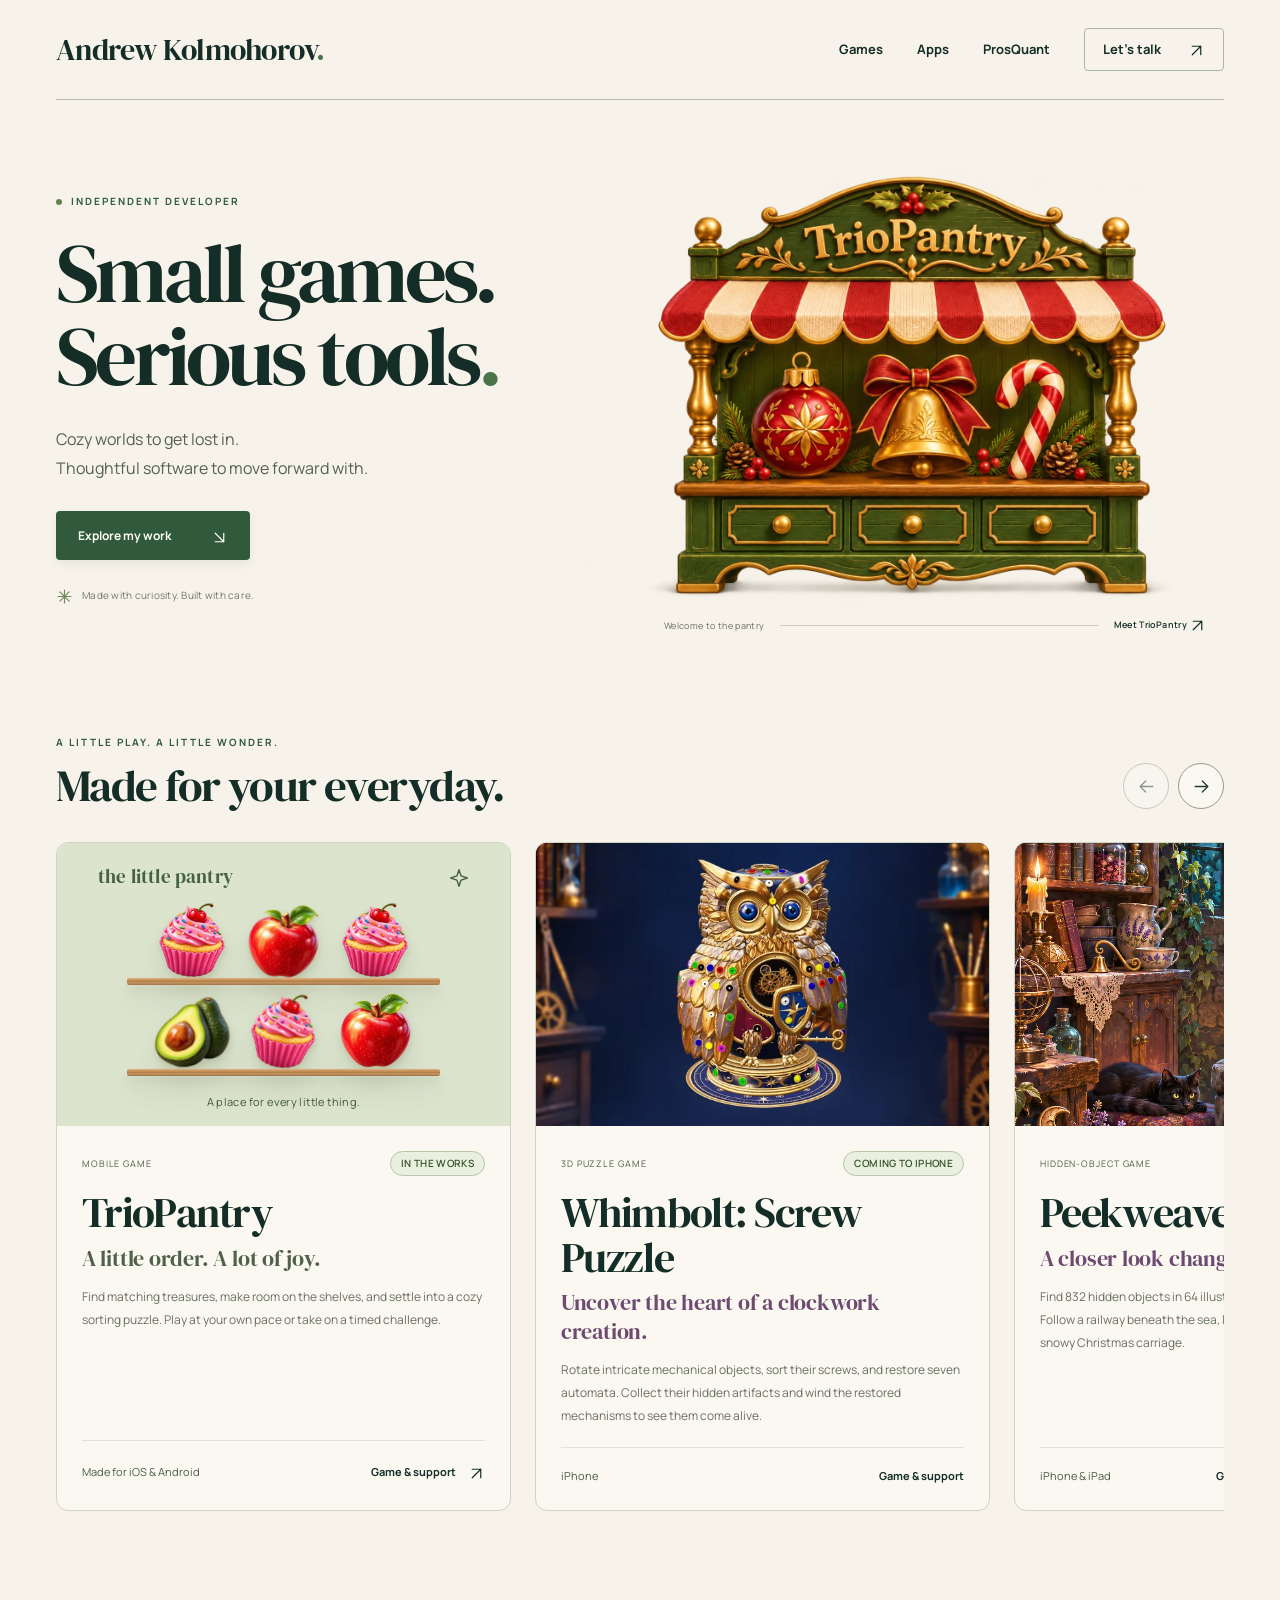
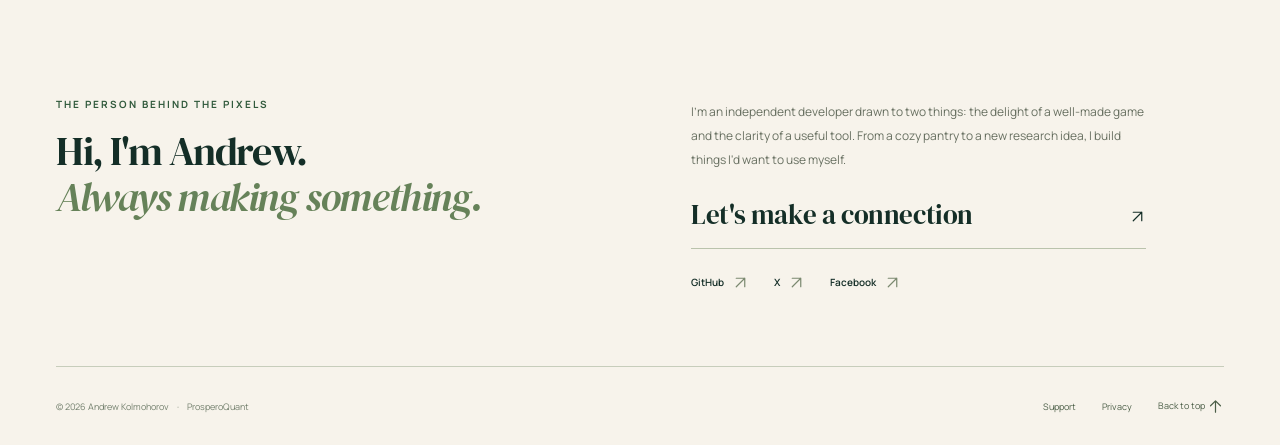
<file: index.html>
<!doctype html>
<html lang="en">
<head>
  <meta charset="utf-8">
  <meta name="viewport" content="width=device-width, initial-scale=1">
  <meta name="theme-color" content="#f7f3eb">
  <title>Andrew Kolmohorov — Small games. Serious tools.</title>
  <meta name="description" content="Independent developer of Whimbolt, Peekweave, TrioPantry, Trio Divination and ProsQuant. Cozy mobile games, thoughtful apps, and software for quantitative research.">
  <link rel="canonical" href="https://prosperoquant.github.io/">
  <meta property="og:type" content="website">
  <meta property="og:title" content="Andrew Kolmohorov — Small games. Serious tools.">
  <meta property="og:description" content="Cozy mobile games, a little everyday magic, and tools for quantitative research. Explore the work of an independent developer.">
  <meta property="og:url" content="https://prosperoquant.github.io/">
  <meta property="og:image" content="https://prosperoquant.github.io/assets/triopantry-hero.webp">
  <meta name="twitter:card" content="summary_large_image">
  <link rel="icon" href="favicon.ico?v=20261117-ak2" sizes="16x16 32x32 48x48"><link rel="icon" href="assets/monogram.svg?v=20261117-ak2" type="image/svg+xml" sizes="any"><link rel="apple-touch-icon" href="assets/apple-touch-icon.png?v=20261117-ak2" sizes="180x180">
  <link rel="preload" href="assets/triopantry-hero.webp" as="image" fetchpriority="high">
  <link rel="stylesheet" href="assets/portfolio-fonts.css">
  <link rel="stylesheet" href="assets/portfolio.css?v=20261118-feed1">
  <link rel="stylesheet" href="assets/peekweave.css?v=20261118-feed1">
  <script src="assets/portfolio.js?v=20261118-feed1" defer></script>
<script src="assets/contact.js" defer></script></head>
<body>
  <a class="skip-link" href="#main">Skip to content</a>
  <header class="site-header wrap">
    <a class="wordmark" href="./" aria-label="Andrew Kolmohorov home">Andrew Kolmohorov<span class="wordmark-dot">.</span></a>
    <button class="menu-toggle" type="button" aria-expanded="false" aria-controls="primary-nav" hidden>Menu <span aria-hidden="true"><svg width="17" height="17" class="icon menu-icon" viewBox="0 0 24 24" fill="none" stroke="currentColor" stroke-width="1.7" stroke-linecap="round" aria-hidden="true" focusable="false"><path d="M5 12h14"/><path class="menu-vertical" d="M12 5v14"/></svg></span></button>
    <nav id="primary-nav" class="primary-nav" aria-label="Main navigation">
      <a href="#triopantry">Games</a>
      <a href="#divination">Apps</a>
      <a href="#prosquant">ProsQuant</a>
      <a class="nav-contact" href="#contact">Let's talk <span aria-hidden="true"><svg width="17" height="17" class="icon " viewBox="0 0 24 24" fill="none" stroke="currentColor" stroke-width="1.7" stroke-linecap="round" stroke-linejoin="round" aria-hidden="true" focusable="false"><path d="M6 18 18 6M6 6h12v12"/></svg></span></a>
    </nav>
  </header>
  <main id="main">
    <section class="hero wrap" aria-labelledby="hero-title">
      <div class="hero-copy">
        <p class="eyebrow"><span class="status-dot" aria-hidden="true"></span> Independent developer</p>
        <h1 id="hero-title">Small games.<br>Serious tools<span class="wordmark-dot">.</span></h1>
        <p class="hero-description">Cozy worlds to get lost in.<br>Thoughtful software to move forward with.</p>
        <a class="button button-primary" href="#work">Explore my work <span aria-hidden="true"><svg width="17" height="17" class="icon " viewBox="0 0 24 24" fill="none" stroke="currentColor" stroke-width="1.7" stroke-linecap="round" stroke-linejoin="round" aria-hidden="true" focusable="false"><path d="M6 6 18 18M6 18h12V6"/></svg></span></a>
        <div class="hero-note"><span class="little-star" aria-hidden="true"><svg width="17" height="17" class="icon " viewBox="0 0 24 24" fill="none" stroke="currentColor" stroke-width="1.7" stroke-linecap="round" stroke-linejoin="round" aria-hidden="true" focusable="false"><path d="M12 3v18M3 12h18M5.5 5.5l13 13M5.5 18.5l13-13"/></svg></span> Made with curiosity. Built with care.</div>
      </div>
      <figure class="hero-art">
        <img src="assets/triopantry-hero.webp" width="1536" height="1024" alt="A handcrafted green TrioPantry market stand with a striped awning, golden bell and festive treasures" fetchpriority="high">
        <figcaption><span>Welcome to the pantry</span><span class="figure-line" aria-hidden="true"></span><a href="#triopantry">Meet TrioPantry <span aria-hidden="true"><svg width="17" height="17" class="icon " viewBox="0 0 24 24" fill="none" stroke="currentColor" stroke-width="1.7" stroke-linecap="round" stroke-linejoin="round" aria-hidden="true" focusable="false"><path d="M6 18 18 6M6 6h12v12"/></svg></span></a></figcaption>
      </figure>
    </section>
    <section id="work" class="work-section wrap" aria-labelledby="work-title">
      <div class="section-heading">
        <div><p class="eyebrow">A little play. A little wonder.</p><h2 id="work-title">Made for your everyday.</h2></div>
        <div class="project-navigation" data-project-navigation hidden>
          <button type="button" class="project-arrow" data-project-previous aria-controls="project-feed" aria-label="Previous project"><svg viewBox="0 0 24 24" width="19" height="19" fill="none" stroke="currentColor" stroke-width="1.6" stroke-linecap="round" stroke-linejoin="round" aria-hidden="true" focusable="false"><path d="M20 12H4m7-7-7 7 7 7"/></svg></button>
          <button type="button" class="project-arrow" data-project-next aria-controls="project-feed" aria-label="Next project"><svg viewBox="0 0 24 24" width="19" height="19" fill="none" stroke="currentColor" stroke-width="1.6" stroke-linecap="round" stroke-linejoin="round" aria-hidden="true" focusable="false"><path d="M4 12h16m-7-7 7 7-7 7"/></svg></button>
        </div>
      </div>
      <div id="project-feed" class="work-feed" role="region" aria-label="Apps and tools" tabindex="0">
        <article id="triopantry" class="project pantry-project" aria-labelledby="pantry-title">
          <div class="project-cover pantry-scene" role="img" aria-label="Colorful cupcakes, apples and avocados arranged on wooden pantry shelves, using original TrioPantry game artwork">
            <div class="scene-top"><span class="scene-title">the little pantry</span><span aria-hidden="true"><svg width="17" height="17" class="icon " viewBox="0 0 24 24" fill="none" stroke="currentColor" stroke-width="1.7" stroke-linecap="round" stroke-linejoin="round" aria-hidden="true" focusable="false"><path d="m12 2 2.5 7.5L22 12l-7.5 2.5L12 22l-2.5-7.5L2 12l7.5-2.5Z"/></svg></span></div>
            <div class="pantry-shelves" aria-hidden="true">
              <div class="shelf"><img src="assets/trio-cupcake.webp" width="175" height="200" alt="" loading="lazy"><img src="assets/trio-apple.webp" width="200" height="200" alt="" loading="lazy"><img src="assets/trio-cupcake.webp" width="175" height="200" alt="" loading="lazy"></div>
              <div class="shelf"><img src="assets/trio-avocado.webp" width="200" height="200" alt="" loading="lazy"><img src="assets/trio-cupcake.webp" width="175" height="200" alt="" loading="lazy"><img src="assets/trio-apple.webp" width="200" height="200" alt="" loading="lazy"></div>
            </div>
            <span class="scene-caption">A place for every little thing.</span>
          </div>
          <div class="project-copy">
            <div class="project-meta"><span>Mobile game</span><span class="project-status">In the works</span></div>
            <h3 id="pantry-title">TrioPantry</h3>
            <p class="project-tagline">A little order. A lot of joy.</p>
            <p class="project-description">Find matching treasures, make room on the shelves, and settle into a cozy sorting puzzle. Play at your own pace or take on a timed challenge.</p>
            <div class="project-bottom"><span class="platform-label">Made for iOS &amp; Android</span><a class="text-link" href="triopantry-support.html">Game &amp; support <span aria-hidden="true"><svg width="17" height="17" class="icon " viewBox="0 0 24 24" fill="none" stroke="currentColor" stroke-width="1.7" stroke-linecap="round" stroke-linejoin="round" aria-hidden="true" focusable="false"><path d="M6 18 18 6M6 6h12v12"/></svg></span></a></div>
          </div>
        </article>
        <article id="whimbolt" class="project peekweave-project" aria-labelledby="whimbolt-title">
          <img class="project-cover peekweave-card-art" src="assets/whimbolt-workshop.webp" width="660" height="420" alt="A brass clockwork owl with blue eyes in a lantern-lit workshop" loading="lazy">
          <div class="project-copy">
            <div class="project-meta"><span>3D puzzle game</span><span class="project-status">Coming to iPhone</span></div>
            <h3 id="whimbolt-title">Whimbolt: Screw Puzzle</h3>
            <p class="project-tagline">Uncover the heart of a clockwork creation.</p>
            <p class="project-description">Rotate intricate mechanical objects, sort their screws, and restore seven automata. Collect their hidden artifacts and wind the restored mechanisms to see them come alive.</p>
            <div class="project-bottom"><span class="platform-label">iPhone</span><a class="text-link" href="whimbolt-support.html">Game &amp; support</a></div>
          </div>
        </article>
        <article id="peekweave" class="project peekweave-project" aria-labelledby="peekweave-title">
          <img class="project-cover peekweave-card-art" src="assets/peekweave-witch-cellar.webp" width="880" height="560" alt="Moonlight falls across a painted witch cellar with potion bottles and hidden objects" loading="lazy">
          <div class="project-copy">
            <div class="project-meta"><span>Hidden-object game</span><span class="project-status">iPhone &amp; iPad</span></div>
            <h3 id="peekweave-title">Peekweave</h3>
            <p class="project-tagline">A closer look changes everything.</p>
            <p class="project-description">Find 832 hidden objects in 64 illustrated locations across eight worlds. Follow a railway beneath the sea, linger in a lantern-lit café, and explore a snowy Christmas carriage.</p>
            <div class="project-bottom"><span class="platform-label">iPhone &amp; iPad</span><a class="text-link" href="peekweave-support.html">Game &amp; support</a><a class="text-link" href="peekweave-privacy.html">Privacy</a></div>
          </div>
        </article>
        <article id="divination" class="project divination-project" aria-labelledby="divination-title">
          <div class="project-cover divination-scene">
            <span class="celestial-star star-one" aria-hidden="true"><svg width="17" height="17" class="icon " viewBox="0 0 24 24" fill="none" stroke="currentColor" stroke-width="1.7" stroke-linecap="round" stroke-linejoin="round" aria-hidden="true" focusable="false"><path d="m12 2 2.5 7.5L22 12l-7.5 2.5L12 22l-2.5-7.5L2 12l7.5-2.5Z"/></svg></span><span class="celestial-star star-two" aria-hidden="true"><svg width="17" height="17" class="icon " viewBox="0 0 24 24" fill="none" stroke="currentColor" stroke-width="1.7" stroke-linecap="round" stroke-linejoin="round" aria-hidden="true" focusable="false"><path d="m12 2 2.5 7.5L22 12l-7.5 2.5L12 22l-2.5-7.5L2 12l7.5-2.5Z"/></svg></span>
            <div class="card-fan">
              <img class="oracle-card card-left" src="assets/divination-sun.webp" width="540" height="810" alt="The Sun card from Trio Divination" loading="lazy">
              <img class="oracle-card card-right" src="assets/divination-stars.webp" width="540" height="810" alt="The Stars card from Trio Divination" loading="lazy">
              <img class="oracle-card card-center" src="assets/divination-moon.webp" width="540" height="810" alt="The Moon card from Trio Divination" loading="lazy">
            </div>
            <span class="scene-caption">Make a little space for wonder.</span>
          </div>
          <div class="project-copy">
            <div class="project-meta"><span>Lifestyle app</span><span class="available-status"><span class="status-dot" aria-hidden="true"></span> Available now</span></div>
            <h3 id="divination-title">Trio Divination</h3>
            <p class="project-tagline">A moment of everyday magic.</p>
            <p class="project-description">Explore Lenormand cards, Nordic runes, and the Tarman oracle. Discover a daily reading, reflect on a question, and keep the readings that speak to you.</p>
            <div class="project-bottom"><span class="platform-label">Lenormand · Runes · Oracle</span><a class="text-link" href="https://play.google.com/store/apps/details?id=com.prospero.triodivination" target="_blank" rel="noopener noreferrer">Get on Google Play <span aria-hidden="true"><svg width="17" height="17" class="icon " viewBox="0 0 24 24" fill="none" stroke="currentColor" stroke-width="1.7" stroke-linecap="round" stroke-linejoin="round" aria-hidden="true" focusable="false"><path d="M6 18 18 6M6 6h12v12"/></svg></span></a></div>
          </div>
        </article>
        <article id="prosquant" class="project quant-project" aria-labelledby="quant-title">
          <div class="project-cover quant-cover" role="img" aria-label="Illustrated price chart with a rising line and volume bars">
            <div class="quant-grid" aria-hidden="true"></div>
            <svg class="quant-chart" viewBox="0 0 1000 380" preserveAspectRatio="none" aria-hidden="true" focusable="false">
              <defs><linearGradient id="chart-fill" x1="0" y1="0" x2="0" y2="1"><stop offset="0%" stop-color="#64bfca" stop-opacity=".18"/><stop offset="100%" stop-color="#64bfca" stop-opacity="0"/></linearGradient></defs>
              <path d="M0 340 C70 310 95 330 155 280 S240 320 305 245 S380 270 445 205 S515 245 580 170 S670 200 725 125 S800 145 850 85 S930 110 1000 25 L1000 380 L0 380Z" fill="url(#chart-fill)"/>
              <g stroke="#63a4b3" stroke-width="1.3" opacity=".6"><path d="M135 [base64]"/></g>
              <path class="chart-line" d="M0 345 C95 350 130 285 205 303 S285 265 365 260 S450 235 520 210 S615 215 690 175 S780 155 850 119 S940 89 1000 44" fill="none" stroke="#a1d5d2" stroke-width="2"/>
            </svg>
            <div class="quant-legend"><span>ProsQuant</span><small>Chart illustration · not market data</small></div>
          </div>
          <div class="project-copy">
            <div class="project-meta"><span>Research software</span></div>
            <h3 id="quant-title">ProsQuant</h3>
            <p class="project-tagline">Curiosity, meet data.</p>
            <p class="project-description">Research, test, and understand trading ideas with tools for backtesting, AI strategy research, and quantitative analysis.</p>
            <div class="project-bottom"><span class="platform-label">Quantitative research</span><a class="text-link" href="https://prosquant.com/" target="_blank" rel="noopener noreferrer">Explore ProsQuant <svg viewBox="0 0 24 24" width="19" height="19" fill="none" stroke="currentColor" stroke-width="1.6" stroke-linecap="round" stroke-linejoin="round" aria-hidden="true" focusable="false"><path d="M4 12h16m-7-7 7 7-7 7"/></svg></a></div>
          </div>
        </article>
      </div>
    </section>
    <section id="contact" class="contact-section wrap" aria-labelledby="contact-title">
      <div class="contact-intro"><p class="eyebrow">The person behind the pixels</p><h2 id="contact-title">Hi, I'm Andrew.<br><em>Always making something.</em></h2></div>
      <div class="contact-copy"><p>I'm an independent developer drawn to two things: the delight of a well-made game and the clarity of a useful tool. From a cozy pantry to a new research idea, I build things I'd want to use myself.</p><button class="contact-email contact-action" type="button">Let's make a connection <span aria-hidden="true"><svg width="17" height="17" class="icon " viewBox="0 0 24 24" fill="none" stroke="currentColor" stroke-width="1.7" stroke-linecap="round" stroke-linejoin="round" aria-hidden="true" focusable="false"><path d="M6 18 18 6M6 6h12v12"/></svg></span></button><div class="social-links" aria-label="Social links"><a href="https://github.com/ProsperoQuant" target="_blank" rel="noopener noreferrer">GitHub <span aria-hidden="true"><svg width="17" height="17" class="icon " viewBox="0 0 24 24" fill="none" stroke="currentColor" stroke-width="1.7" stroke-linecap="round" stroke-linejoin="round" aria-hidden="true" focusable="false"><path d="M6 18 18 6M6 6h12v12"/></svg></span></a><a href="https://x.com/ProsperoQuant" target="_blank" rel="noopener noreferrer">X <span aria-hidden="true"><svg width="17" height="17" class="icon " viewBox="0 0 24 24" fill="none" stroke="currentColor" stroke-width="1.7" stroke-linecap="round" stroke-linejoin="round" aria-hidden="true" focusable="false"><path d="M6 18 18 6M6 6h12v12"/></svg></span></a><a href="https://www.facebook.com/profile.php?id=100007319116269" target="_blank" rel="noopener noreferrer">Facebook <span aria-hidden="true"><svg width="17" height="17" class="icon " viewBox="0 0 24 24" fill="none" stroke="currentColor" stroke-width="1.7" stroke-linecap="round" stroke-linejoin="round" aria-hidden="true" focusable="false"><path d="M6 18 18 6M6 6h12v12"/></svg></span></a></div></div>
    </section>
  <noscript><p class="contact-fallback">Other ways to get in touch: <a href="https://x.com/ProsperoQuant" target="_blank" rel="noopener noreferrer">X</a> · <a href="https://www.facebook.com/profile.php?id=100007319116269" target="_blank" rel="noopener noreferrer">Facebook</a>.</p></noscript></main>
  <footer class="site-footer wrap"><span>© 2026 Andrew Kolmohorov <span class="footer-dot" aria-hidden="true">·</span> ProsperoQuant</span><div><a href="support.html">Support</a><a href="privacy.html">Privacy</a><a href="#main">Back to top <span aria-hidden="true"><svg width="17" height="17" class="icon " viewBox="0 0 24 24" fill="none" stroke="currentColor" stroke-width="1.7" stroke-linecap="round" stroke-linejoin="round" aria-hidden="true" focusable="false"><path d="M12 20V4M5 11l7-7 7 7"/></svg></span></a></div></footer>
</body>
</html>
</file>
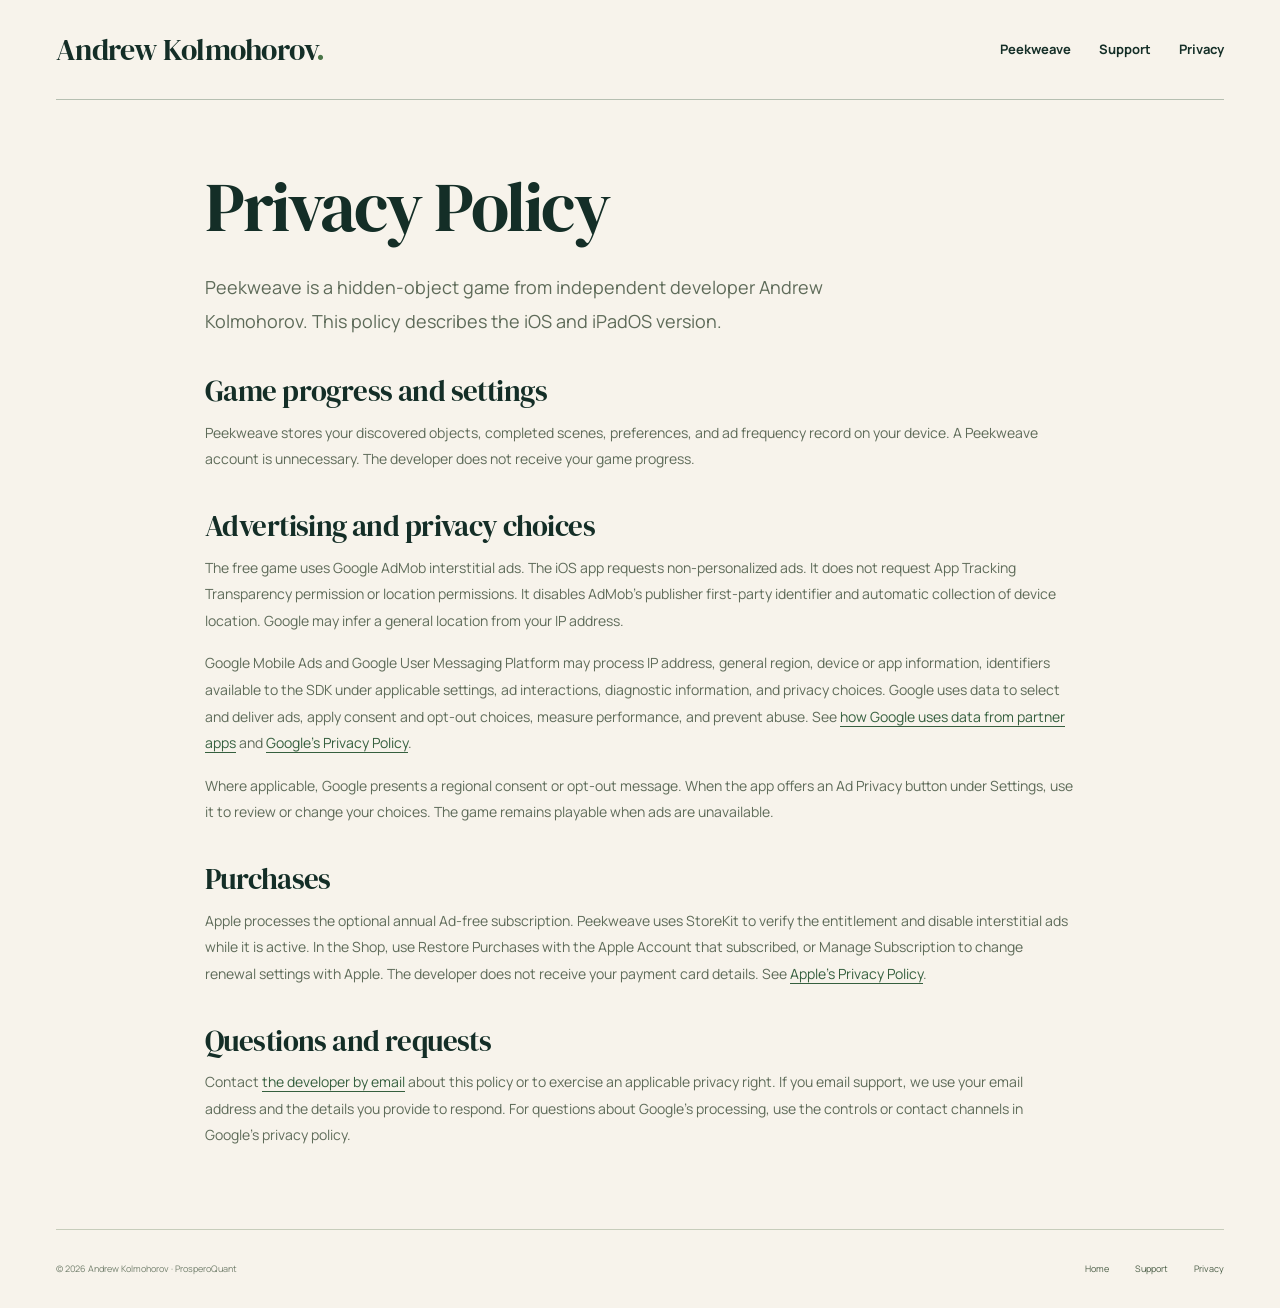
<file: peekweave-privacy.html>
<!doctype html>
<html lang="en">
<head>
  <meta charset="utf-8">
  <meta name="viewport" content="width=device-width, initial-scale=1">
  <meta name="theme-color" content="#f7f3eb">
  <title>Privacy Policy — Peekweave</title>
  <meta name="description" content="How Peekweave on iPhone and iPad handles game progress, ads, consent choices, and purchases.">
  <link rel="canonical" href="https://prosperoquant.github.io/peekweave-privacy.html">
  <link rel="icon" href="assets/monogram.svg?v=20261117-ak2" type="image/svg+xml">
  <link rel="stylesheet" href="assets/portfolio-fonts.css">
  <link rel="stylesheet" href="assets/portfolio.css?v=20261117-4">
  <link rel="stylesheet" href="assets/peekweave.css">
  <script src="assets/contact.js" defer></script>
</head>
<body>
  <a class="skip-link" href="#main">Skip to content</a>
  <header class="site-header document-header wrap">
    <a class="wordmark" href="./">Andrew Kolmohorov<span class="wordmark-dot">.</span></a>
    <nav class="primary-nav" aria-label="Main navigation"><a href="./#peekweave">Peekweave</a><a href="peekweave-support.html">Support</a><a href="peekweave-privacy.html">Privacy</a></nav>
  </header>
  <main id="main" class="document-main">
    <h1>Privacy Policy</h1>
    <p class="document-lead">Peekweave is a hidden-object game from independent developer Andrew Kolmohorov. This policy describes the iOS and iPadOS version.</p>
<h2>Game progress and settings</h2>
<p>Peekweave stores your discovered objects, completed scenes, preferences, and ad frequency record on your device. A Peekweave account is unnecessary. The developer does not receive your game progress.</p>
<h2>Advertising and privacy choices</h2>
<p>The free game uses Google AdMob interstitial ads. The iOS app requests non-personalized ads. It does not request App Tracking Transparency permission or location permissions. It disables AdMob's publisher first-party identifier and automatic collection of device location. Google may infer a general location from your IP address.</p>
<p>Google Mobile Ads and Google User Messaging Platform may process IP address, general region, device or app information, identifiers available to the SDK under applicable settings, ad interactions, diagnostic information, and privacy choices. Google uses data to select and deliver ads, apply consent and opt-out choices, measure performance, and prevent abuse. See <a href="https://policies.google.com/technologies/partner-sites">how Google uses data from partner apps</a> and <a href="https://policies.google.com/privacy">Google's Privacy Policy</a>.</p>
<p>Where applicable, Google presents a regional consent or opt-out message. When the app offers an Ad Privacy button under Settings, use it to review or change your choices. The game remains playable when ads are unavailable.</p>
<h2>Purchases</h2>
<p>Apple processes the optional annual Ad-free subscription. Peekweave uses StoreKit to verify the entitlement and disable interstitial ads while it is active. In the Shop, use Restore Purchases with the Apple Account that subscribed, or Manage Subscription to change renewal settings with Apple. The developer does not receive your payment card details. See <a href="https://www.apple.com/legal/privacy/">Apple's Privacy Policy</a>.</p>
<h2>Questions and requests</h2>
<p>Contact <button class="inline-contact contact-action" type="button" data-email-subject="Peekweave Privacy">the developer by email</button> about this policy or to exercise an applicable privacy right. If you email support, we use your email address and the details you provide to respond. For questions about Google's processing, use the controls or contact channels in Google's privacy policy.</p>
  </main>
  <footer class="site-footer wrap"><span>© 2026 Andrew Kolmohorov · ProsperoQuant</span><div><a href="./">Home</a><a href="peekweave-support.html">Support</a><a href="peekweave-privacy.html">Privacy</a></div></footer>
</body>
</html>
</file>
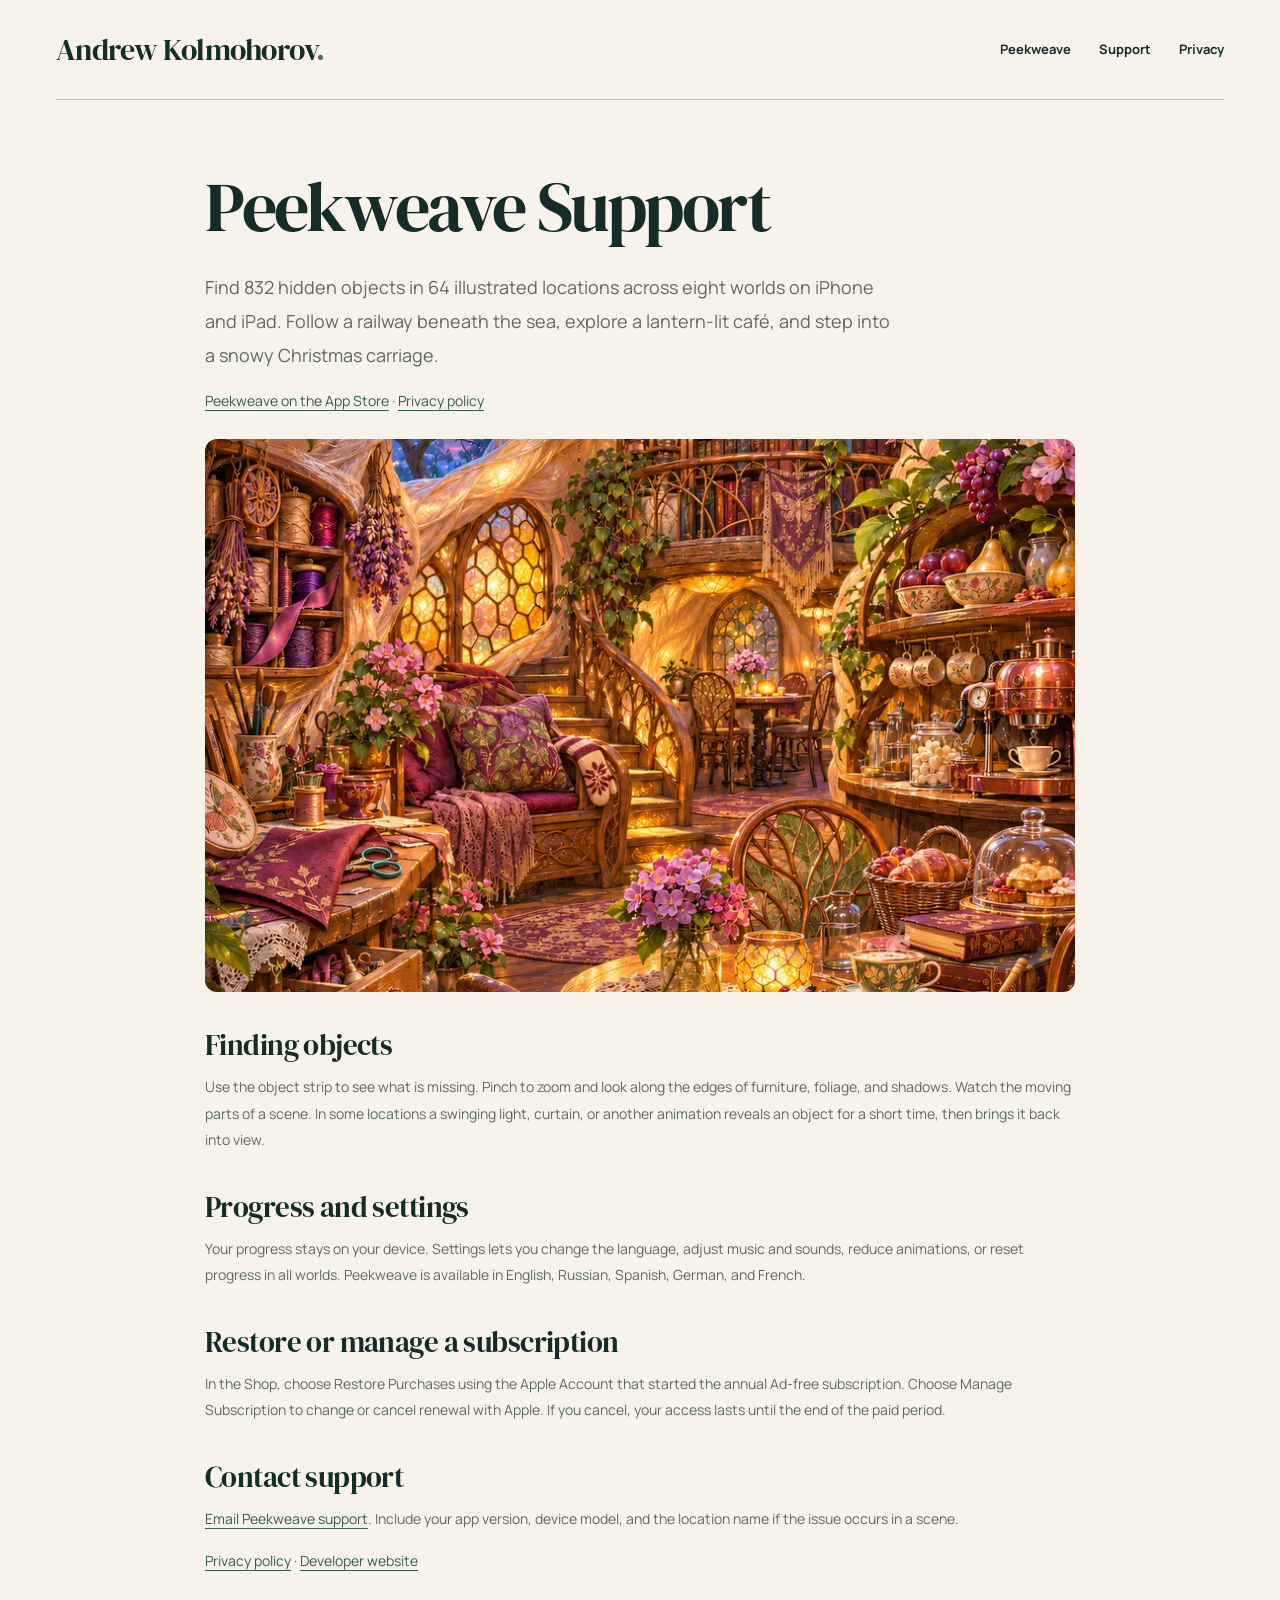
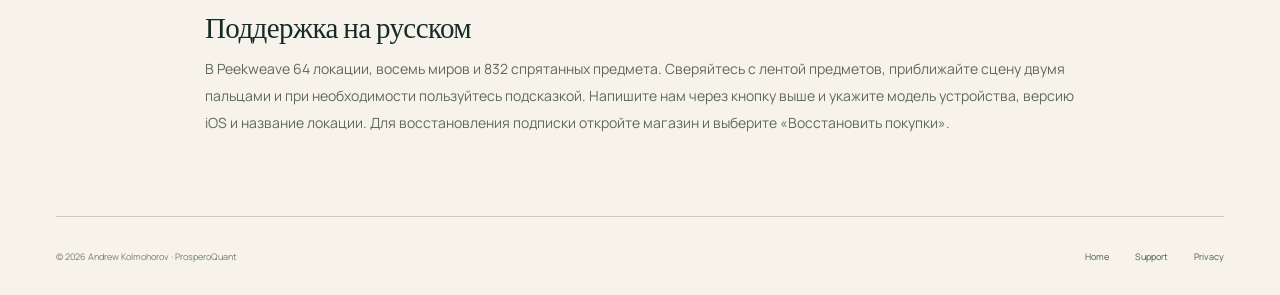
<file: peekweave-support.html>
<!doctype html>
<html lang="en">
<head>
  <meta charset="utf-8">
  <meta name="viewport" content="width=device-width, initial-scale=1">
  <meta name="theme-color" content="#f7f3eb">
  <title>Peekweave Support — Peekweave</title>
  <meta name="description" content="Get to know Peekweave, a hidden-object game for iPhone and iPad. Find gameplay help, accessibility settings, and support.">
  <link rel="canonical" href="https://prosperoquant.github.io/peekweave-support.html">
  <link rel="icon" href="assets/monogram.svg?v=20261117-ak2" type="image/svg+xml">
  <link rel="stylesheet" href="assets/portfolio-fonts.css">
  <link rel="stylesheet" href="assets/portfolio.css?v=20261117-4">
  <link rel="stylesheet" href="assets/peekweave.css">
  <script src="assets/contact.js" defer></script>
</head>
<body>
  <a class="skip-link" href="#main">Skip to content</a>
  <header class="site-header document-header wrap">
    <a class="wordmark" href="./">Andrew Kolmohorov<span class="wordmark-dot">.</span></a>
    <nav class="primary-nav" aria-label="Main navigation"><a href="./#peekweave">Peekweave</a><a href="peekweave-support.html">Support</a><a href="peekweave-privacy.html">Privacy</a></nav>
  </header>
  <main id="main" class="document-main">
    <h1>Peekweave Support</h1>
    <p class="document-lead">Find 832 hidden objects in 64 illustrated locations across eight worlds on iPhone and iPad. Follow a railway beneath the sea, explore a lantern-lit café, and step into a snowy Christmas carriage.</p>
<p><a href="https://apps.apple.com/app/id6836589297">Peekweave on the App Store</a> · <a href="peekweave-privacy.html">Privacy policy</a></p>
<img class="peekweave-cover" src="assets/peekweave-cocoon-cafe.webp" width="880" height="560" alt="A warm, hand-painted café filled with objects to discover">
<h2>Finding objects</h2>
<p>Use the object strip to see what is missing. Pinch to zoom and look along the edges of furniture, foliage, and shadows. Watch the moving parts of a scene. In some locations a swinging light, curtain, or another animation reveals an object for a short time, then brings it back into view.</p>
<h2>Progress and settings</h2>
<p>Your progress stays on your device. Settings lets you change the language, adjust music and sounds, reduce animations, or reset progress in all worlds. Peekweave is available in English, Russian, Spanish, German, and French.</p>
<h2>Restore or manage a subscription</h2>
<p>In the Shop, choose Restore Purchases using the Apple Account that started the annual Ad-free subscription. Choose Manage Subscription to change or cancel renewal with Apple. If you cancel, your access lasts until the end of the paid period.</p>
<h2>Contact support</h2>
<p><button class="inline-contact contact-action" type="button" data-email-subject="Peekweave Support">Email Peekweave support</button>. Include your app version, device model, and the location name if the issue occurs in a scene.</p>
<p><a href="peekweave-privacy.html">Privacy policy</a> · <a href="./">Developer website</a></p>
<h2 lang="ru">Поддержка на русском</h2>
<p lang="ru">В Peekweave 64 локации, восемь миров и 832 спрятанных предмета. Сверяйтесь с лентой предметов, приближайте сцену двумя пальцами и при необходимости пользуйтесь подсказкой. Напишите нам через кнопку выше и укажите модель устройства, версию iOS и название локации. Для восстановления подписки откройте магазин и выберите «Восстановить покупки».</p>
  </main>
  <footer class="site-footer wrap"><span>© 2026 Andrew Kolmohorov · ProsperoQuant</span><div><a href="./">Home</a><a href="peekweave-support.html">Support</a><a href="peekweave-privacy.html">Privacy</a></div></footer>
</body>
</html>
</file>
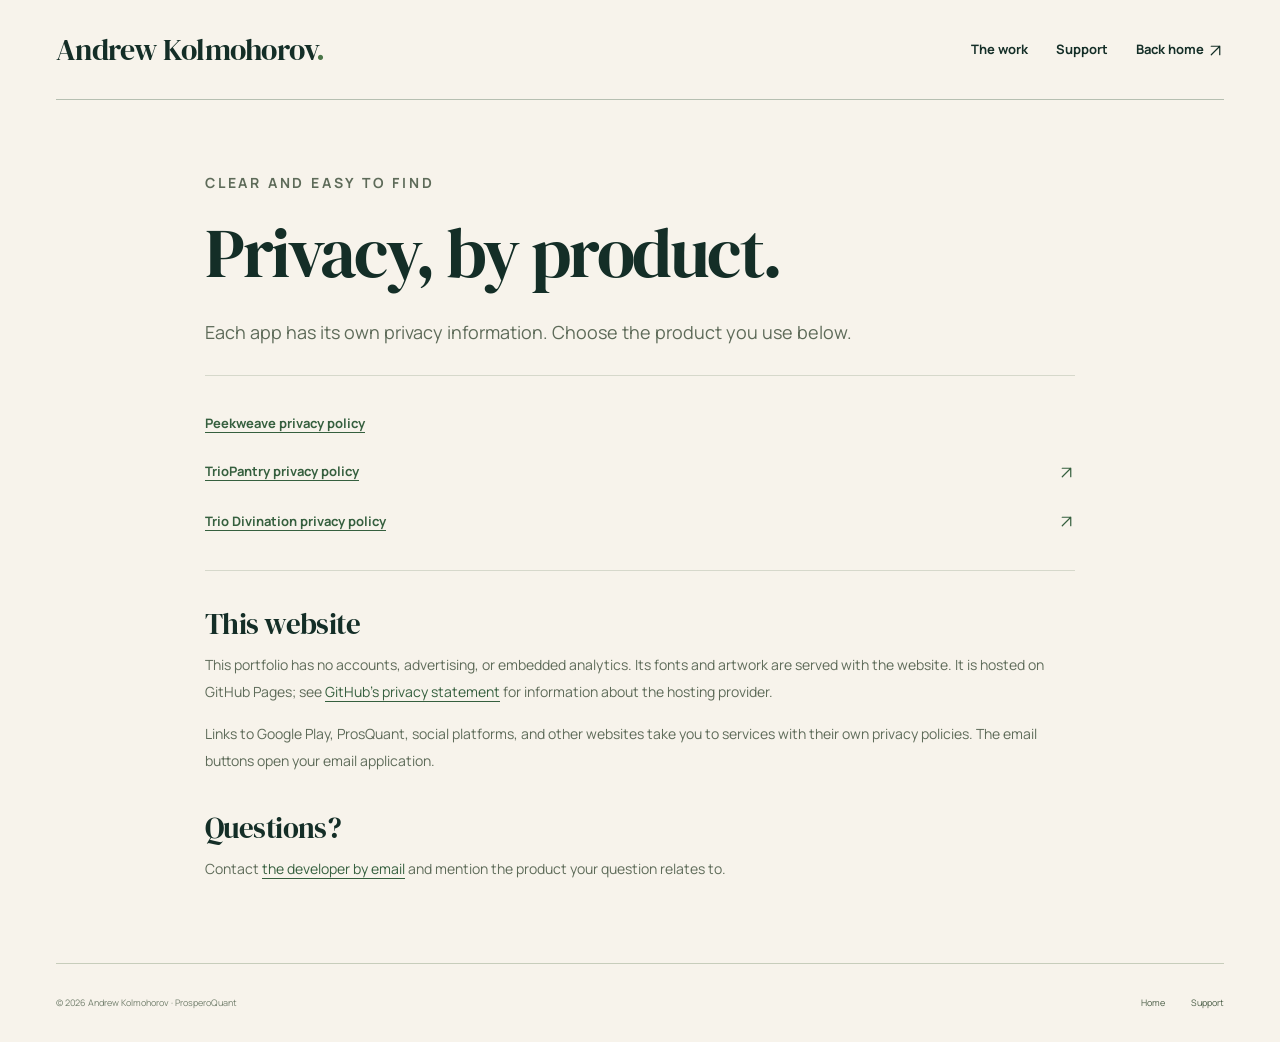
<file: privacy.html>
<!doctype html>
<html lang="en">
<head><meta charset="utf-8"><meta name="viewport" content="width=device-width, initial-scale=1"><meta name="theme-color" content="#f7f3eb"><title>Privacy — Andrew Kolmohorov</title><meta name="description" content="Privacy information for Peekweave, TrioPantry, Trio Divination, and this developer website."><link rel="icon" href="favicon.ico?v=20261117-ak2" sizes="16x16 32x32 48x48"><link rel="icon" href="assets/monogram.svg?v=20261117-ak2" type="image/svg+xml" sizes="any"><link rel="apple-touch-icon" href="assets/apple-touch-icon.png?v=20261117-ak2" sizes="180x180"><link rel="stylesheet" href="assets/portfolio-fonts.css"><link rel="stylesheet" href="assets/portfolio.css?v=20261117-4"><script src="assets/contact.js" defer></script></head>
<body><a class="skip-link" href="#main">Skip to content</a><header class="site-header document-header wrap"><a class="wordmark" href="./">Andrew Kolmohorov<span class="wordmark-dot">.</span></a><nav class="primary-nav" aria-label="Main navigation"><a href="./#work">The work</a><a href="support.html">Support</a><a href="./">Back home <span aria-hidden="true"><svg width="17" height="17" class="icon " viewBox="0 0 24 24" fill="none" stroke="currentColor" stroke-width="1.7" stroke-linecap="round" stroke-linejoin="round" aria-hidden="true" focusable="false"><path d="M6 18 18 6M6 6h12v12"/></svg></span></a></nav></header>
<main id="main" class="document-main"><p class="eyebrow">Clear and easy to find</p><h1>Privacy, by product.</h1><p class="document-lead">Each app has its own privacy information. Choose the product you use below.</p>
<div class="document-links"><a class="text-link" href="peekweave-privacy.html">Peekweave privacy policy</a><a class="text-link" href="triopantry-privacy.html">TrioPantry privacy policy <span aria-hidden="true"><svg width="17" height="17" class="icon " viewBox="0 0 24 24" fill="none" stroke="currentColor" stroke-width="1.7" stroke-linecap="round" stroke-linejoin="round" aria-hidden="true" focusable="false"><path d="M6 18 18 6M6 6h12v12"/></svg></span></a><a class="text-link" href="https://sites.google.com/view/triodivination/privacy-policy-en" target="_blank" rel="noopener noreferrer">Trio Divination privacy policy <span aria-hidden="true"><svg width="17" height="17" class="icon " viewBox="0 0 24 24" fill="none" stroke="currentColor" stroke-width="1.7" stroke-linecap="round" stroke-linejoin="round" aria-hidden="true" focusable="false"><path d="M6 18 18 6M6 6h12v12"/></svg></span></a></div>
<h2>This website</h2><p>This portfolio has no accounts, advertising, or embedded analytics. Its fonts and artwork are served with the website. It is hosted on GitHub Pages; see <a href="https://docs.github.com/en/site-policy/privacy-policies/github-general-privacy-statement" target="_blank" rel="noopener noreferrer">GitHub's privacy statement</a> for information about the hosting provider.</p><p>Links to Google Play, ProsQuant, social platforms, and other websites take you to services with their own privacy policies. The email buttons open your email application.</p>
<h2>Questions?</h2><p>Contact <button class="inline-contact contact-action" type="button" data-email-subject="Privacy Question">the developer by email</button> and mention the product your question relates to.</p><noscript><p class="contact-fallback">Other ways to get in touch: <a href="https://x.com/ProsperoQuant" target="_blank" rel="noopener noreferrer">X</a> · <a href="https://www.facebook.com/profile.php?id=100007319116269" target="_blank" rel="noopener noreferrer">Facebook</a>.</p></noscript></main>
<footer class="site-footer wrap"><span>© 2026 Andrew Kolmohorov · ProsperoQuant</span><div><a href="./">Home</a><a href="support.html">Support</a></div></footer></body></html>
</file>
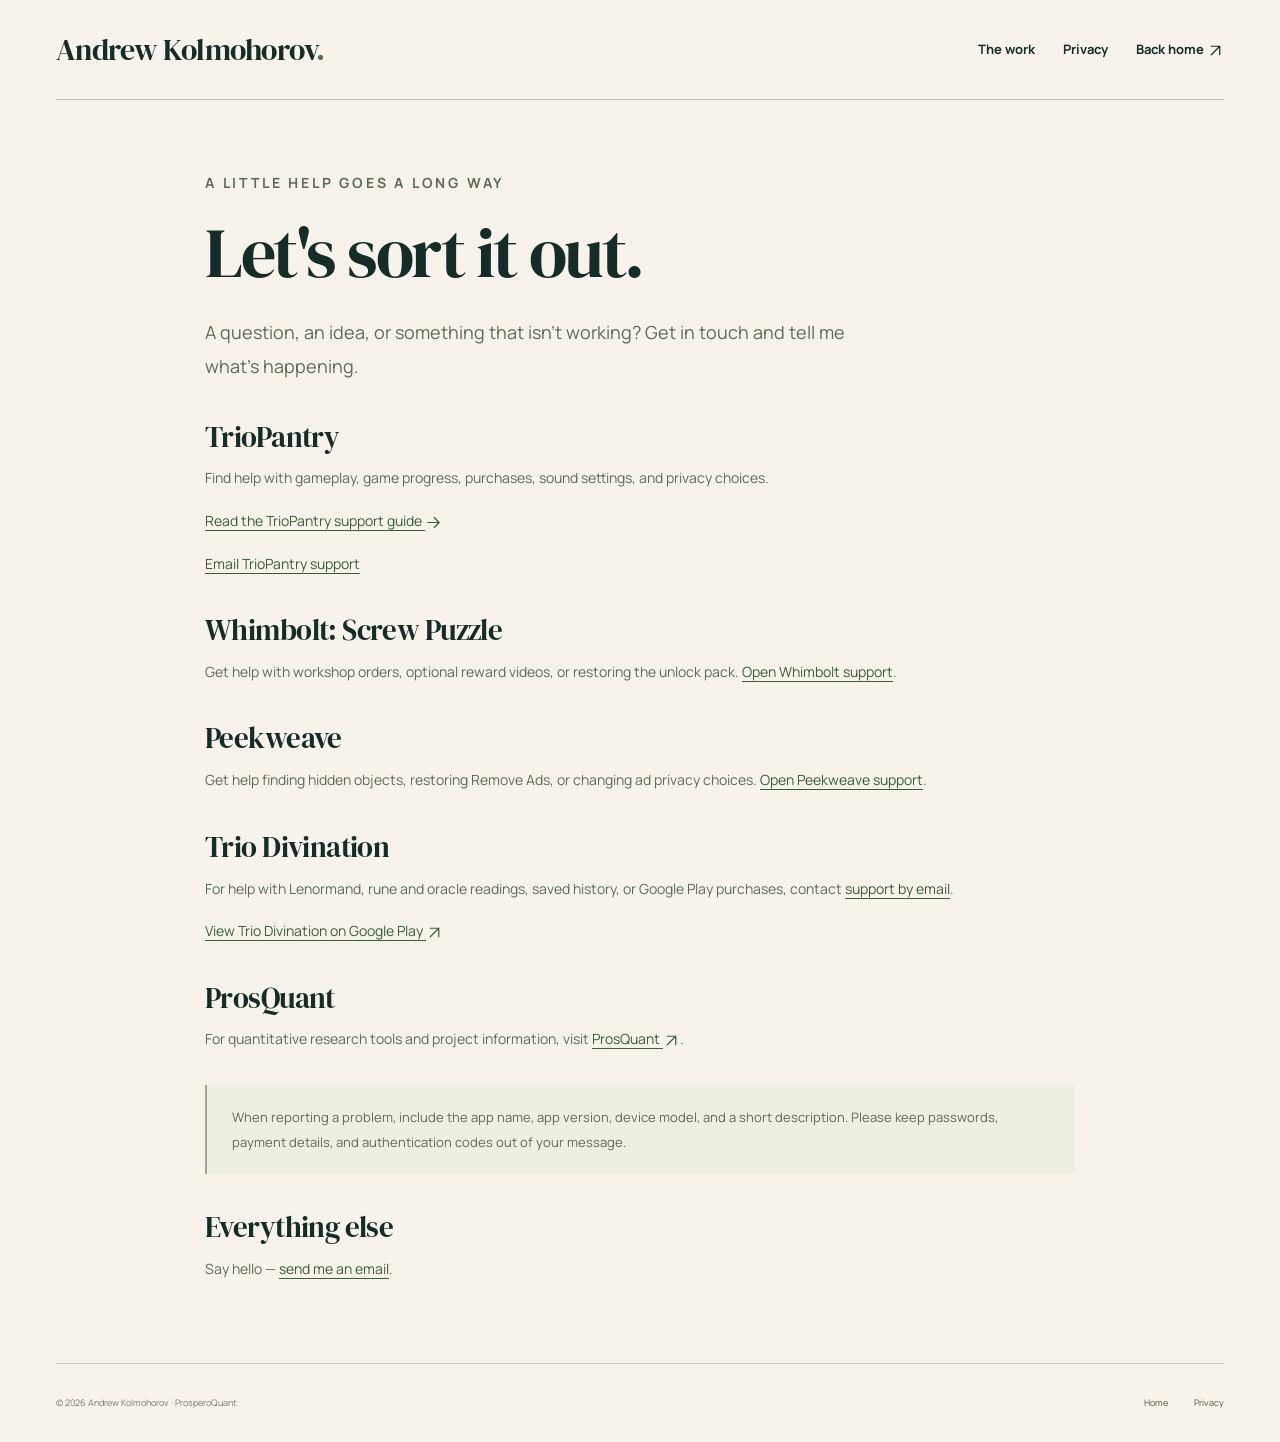
<file: support.html>
<!doctype html>
<html lang="en">
<head><meta charset="utf-8"><meta name="viewport" content="width=device-width, initial-scale=1"><meta name="theme-color" content="#f7f3eb"><title>Support — Andrew Kolmohorov</title><meta name="description" content="Get support for Whimbolt, Peekweave, TrioPantry and Trio Divination, or contact the developer."><link rel="icon" href="favicon.ico?v=20261117-ak2" sizes="16x16 32x32 48x48"><link rel="icon" href="assets/monogram.svg?v=20261117-ak2" type="image/svg+xml" sizes="any"><link rel="apple-touch-icon" href="assets/apple-touch-icon.png?v=20261117-ak2" sizes="180x180"><link rel="stylesheet" href="assets/portfolio-fonts.css"><link rel="stylesheet" href="assets/portfolio.css?v=20261117-4"><script src="assets/contact.js" defer></script></head>
<body><a class="skip-link" href="#main">Skip to content</a><header class="site-header document-header wrap"><a class="wordmark" href="./">Andrew Kolmohorov<span class="wordmark-dot">.</span></a><nav class="primary-nav" aria-label="Main navigation"><a href="./#work">The work</a><a href="privacy.html">Privacy</a><a href="./">Back home <span aria-hidden="true"><svg width="17" height="17" class="icon " viewBox="0 0 24 24" fill="none" stroke="currentColor" stroke-width="1.7" stroke-linecap="round" stroke-linejoin="round" aria-hidden="true" focusable="false"><path d="M6 18 18 6M6 6h12v12"/></svg></span></a></nav></header>
<main id="main" class="document-main"><p class="eyebrow">A little help goes a long way</p><h1>Let's sort it out.</h1><p class="document-lead">A question, an idea, or something that isn't working? Get in touch and tell me what's happening.</p>
<h2>TrioPantry</h2><p>Find help with gameplay, game progress, purchases, sound settings, and privacy choices.</p><p><a href="triopantry-support.html">Read the TrioPantry support guide <svg width="17" height="17" class="icon " viewBox="0 0 24 24" fill="none" stroke="currentColor" stroke-width="1.7" stroke-linecap="round" stroke-linejoin="round" aria-hidden="true" focusable="false"><path d="M4 12h16M13 5l7 7-7 7"/></svg></a></p><p><button class="inline-contact contact-action" type="button" data-email-subject="TrioPantry Support">Email TrioPantry support</button></p>
<h2>Whimbolt: Screw Puzzle</h2><p>Get help with workshop orders, optional reward videos, or restoring the unlock pack. <a href="whimbolt-support.html">Open Whimbolt support</a>.</p>
<h2>Peekweave</h2><p>Get help finding hidden objects, restoring Remove Ads, or changing ad privacy choices. <a href="peekweave-support.html">Open Peekweave support</a>.</p>
<h2>Trio Divination</h2><p>For help with Lenormand, rune and oracle readings, saved history, or Google Play purchases, contact <button class="inline-contact contact-action" type="button" data-email-subject="Trio Divination Support">support by email</button>.</p><p><a href="https://play.google.com/store/apps/details?id=com.prospero.triodivination" target="_blank" rel="noopener noreferrer">View Trio Divination on Google Play <svg width="17" height="17" class="icon " viewBox="0 0 24 24" fill="none" stroke="currentColor" stroke-width="1.7" stroke-linecap="round" stroke-linejoin="round" aria-hidden="true" focusable="false"><path d="M6 18 18 6M6 6h12v12"/></svg></a></p>
<h2>ProsQuant</h2><p>For quantitative research tools and project information, visit <a href="https://prosquant.com/" target="_blank" rel="noopener noreferrer">ProsQuant <svg width="17" height="17" class="icon " viewBox="0 0 24 24" fill="none" stroke="currentColor" stroke-width="1.7" stroke-linecap="round" stroke-linejoin="round" aria-hidden="true" focusable="false"><path d="M6 18 18 6M6 6h12v12"/></svg></a>.</p>
<aside class="document-note"><p>When reporting a problem, include the app name, app version, device model, and a short description. Please keep passwords, payment details, and authentication codes out of your message.</p></aside>
<h2>Everything else</h2><p>Say hello — <button class="inline-contact contact-action" type="button">send me an email</button>.</p><noscript><p class="contact-fallback">Other ways to get in touch: <a href="https://x.com/ProsperoQuant" target="_blank" rel="noopener noreferrer">X</a> · <a href="https://www.facebook.com/profile.php?id=100007319116269" target="_blank" rel="noopener noreferrer">Facebook</a>.</p></noscript></main>
<footer class="site-footer wrap"><span>© 2026 Andrew Kolmohorov · ProsperoQuant</span><div><a href="./">Home</a><a href="privacy.html">Privacy</a></div></footer></body></html>
</file>
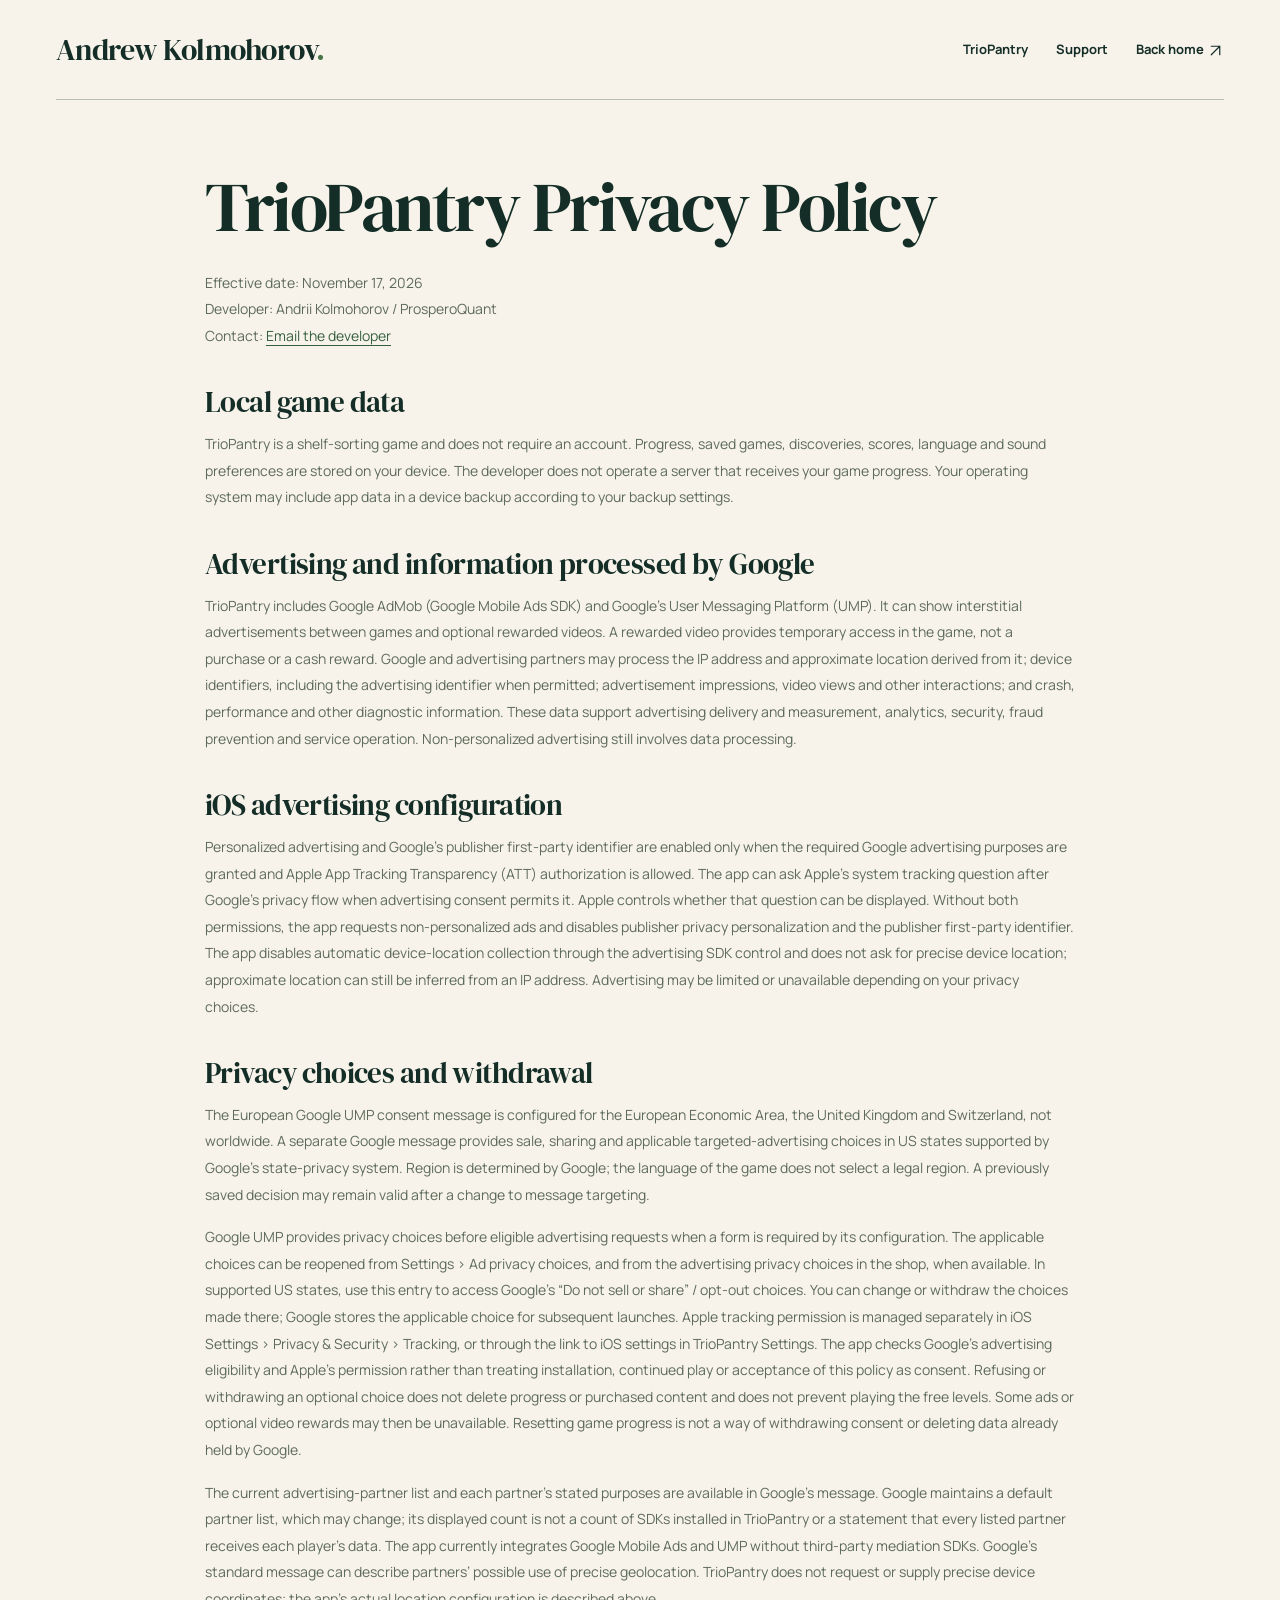
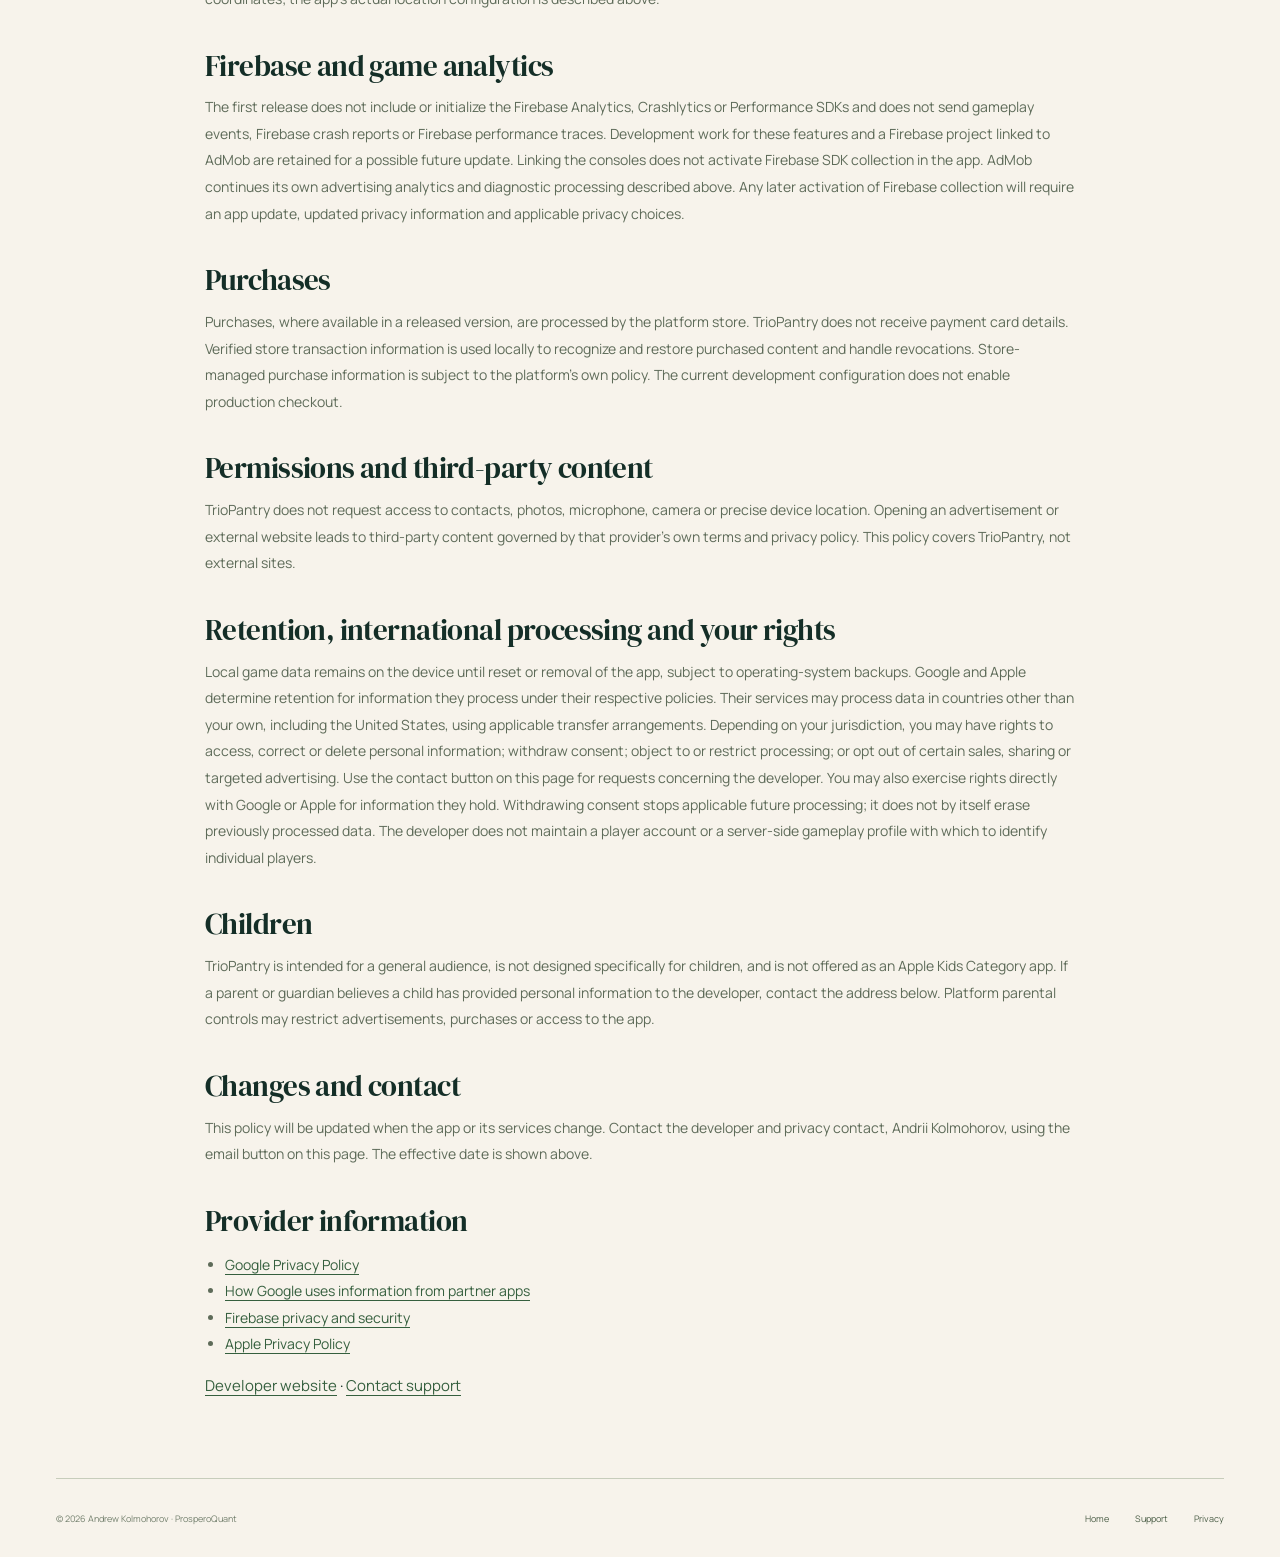
<file: triopantry-privacy.html>
<!doctype html>
<html lang="en"><head><meta charset="utf-8"><meta name="viewport" content="width=device-width,initial-scale=1">
<title>TrioPantry — Privacy Policy</title>
<meta name="description" content="Privacy information and advertising choices for TrioPantry."><meta name="theme-color" content="#f7f3eb"><link rel="icon" href="favicon.ico?v=20261117-ak2" sizes="16x16 32x32 48x48"><link rel="icon" href="assets/monogram.svg?v=20261117-ak2" type="image/svg+xml" sizes="any"><link rel="apple-touch-icon" href="assets/apple-touch-icon.png?v=20261117-ak2" sizes="180x180"><link rel="stylesheet" href="assets/portfolio-fonts.css"><link rel="stylesheet" href="assets/portfolio.css?v=20261117-4"><script src="assets/contact.js" defer></script></head>
<body><a class="skip-link" href="#main">Skip to content</a><header class="site-header document-header wrap"><a class="wordmark" href="./">Andrew Kolmohorov<span class="wordmark-dot">.</span></a><nav class="primary-nav" aria-label="Main navigation"><a href="./#triopantry">TrioPantry</a><a href="support.html">Support</a><a href="./">Back home <span aria-hidden="true"><svg width="17" height="17" class="icon " viewBox="0 0 24 24" fill="none" stroke="currentColor" stroke-width="1.7" stroke-linecap="round" stroke-linejoin="round" aria-hidden="true" focusable="false"><path d="M6 18 18 6M6 6h12v12"/></svg></span></a></nav></header><main id="main" class="document-main"><h1>TrioPantry Privacy Policy</h1><p>Effective date: November 17, 2026<br>Developer: Andrii Kolmohorov / ProsperoQuant<br>Contact: <button class="inline-contact contact-action" type="button">Email the developer</button></p>
<h2>Local game data</h2>
<p>TrioPantry is a shelf-sorting game and does not require an account. Progress, saved games, discoveries, scores, language and sound preferences are stored on your device. The developer does not operate a server that receives your game progress. Your operating system may include app data in a device backup according to your backup settings.</p>
<h2>Advertising and information processed by Google</h2>
<p>TrioPantry includes Google AdMob (Google Mobile Ads SDK) and Google’s User Messaging Platform (UMP). It can show interstitial advertisements between games and optional rewarded videos. A rewarded video provides temporary access in the game, not a purchase or a cash reward. Google and advertising partners may process the IP address and approximate location derived from it; device identifiers, including the advertising identifier when permitted; advertisement impressions, video views and other interactions; and crash, performance and other diagnostic information. These data support advertising delivery and measurement, analytics, security, fraud prevention and service operation. Non-personalized advertising still involves data processing.</p>
<h2>iOS advertising configuration</h2>
<p>Personalized advertising and Google’s publisher first-party identifier are enabled only when the required Google advertising purposes are granted and Apple App Tracking Transparency (ATT) authorization is allowed. The app can ask Apple’s system tracking question after Google’s privacy flow when advertising consent permits it. Apple controls whether that question can be displayed. Without both permissions, the app requests non-personalized ads and disables publisher privacy personalization and the publisher first-party identifier. The app disables automatic device-location collection through the advertising SDK control and does not ask for precise device location; approximate location can still be inferred from an IP address. Advertising may be limited or unavailable depending on your privacy choices.</p>
<h2 id="privacy-choices">Privacy choices and withdrawal</h2>
<p>The European Google UMP consent message is configured for the European Economic Area, the United Kingdom and Switzerland, not worldwide. A separate Google message provides sale, sharing and applicable targeted-advertising choices in US states supported by Google’s state-privacy system. Region is determined by Google; the language of the game does not select a legal region. A previously saved decision may remain valid after a change to message targeting.</p>
<p>Google UMP provides privacy choices before eligible advertising requests when a form is required by its configuration. The applicable choices can be reopened from Settings &gt; Ad privacy choices, and from the advertising privacy choices in the shop, when available. In supported US states, use this entry to access Google’s “Do not sell or share” / opt-out choices. You can change or withdraw the choices made there; Google stores the applicable choice for subsequent launches. Apple tracking permission is managed separately in iOS Settings &gt; Privacy &amp; Security &gt; Tracking, or through the link to iOS settings in TrioPantry Settings. The app checks Google’s advertising eligibility and Apple’s permission rather than treating installation, continued play or acceptance of this policy as consent. Refusing or withdrawing an optional choice does not delete progress or purchased content and does not prevent playing the free levels. Some ads or optional video rewards may then be unavailable. Resetting game progress is not a way of withdrawing consent or deleting data already held by Google.</p>
<p>The current advertising-partner list and each partner’s stated purposes are available in Google’s message. Google maintains a default partner list, which may change; its displayed count is not a count of SDKs installed in TrioPantry or a statement that every listed partner receives each player’s data. The app currently integrates Google Mobile Ads and UMP without third-party mediation SDKs. Google’s standard message can describe partners’ possible use of precise geolocation. TrioPantry does not request or supply precise device coordinates; the app’s actual location configuration is described above.</p>
<h2>Firebase and game analytics</h2>
<p>The first release does not include or initialize the Firebase Analytics, Crashlytics or Performance SDKs and does not send gameplay events, Firebase crash reports or Firebase performance traces. Development work for these features and a Firebase project linked to AdMob are retained for a possible future update. Linking the consoles does not activate Firebase SDK collection in the app. AdMob continues its own advertising analytics and diagnostic processing described above. Any later activation of Firebase collection will require an app update, updated privacy information and applicable privacy choices.</p>
<h2>Purchases</h2>
<p>Purchases, where available in a released version, are processed by the platform store. TrioPantry does not receive payment card details. Verified store transaction information is used locally to recognize and restore purchased content and handle revocations. Store-managed purchase information is subject to the platform’s own policy. The current development configuration does not enable production checkout.</p>
<h2>Permissions and third-party content</h2>
<p>TrioPantry does not request access to contacts, photos, microphone, camera or precise device location. Opening an advertisement or external website leads to third-party content governed by that provider’s own terms and privacy policy. This policy covers TrioPantry, not external sites.</p>
<h2>Retention, international processing and your rights</h2>
<p>Local game data remains on the device until reset or removal of the app, subject to operating-system backups. Google and Apple determine retention for information they process under their respective policies. Their services may process data in countries other than your own, including the United States, using applicable transfer arrangements. Depending on your jurisdiction, you may have rights to access, correct or delete personal information; withdraw consent; object to or restrict processing; or opt out of certain sales, sharing or targeted advertising. Use the contact button on this page for requests concerning the developer. You may also exercise rights directly with Google or Apple for information they hold. Withdrawing consent stops applicable future processing; it does not by itself erase previously processed data. The developer does not maintain a player account or a server-side gameplay profile with which to identify individual players.</p>
<h2>Children</h2>
<p>TrioPantry is intended for a general audience, is not designed specifically for children, and is not offered as an Apple Kids Category app. If a parent or guardian believes a child has provided personal information to the developer, contact the address below. Platform parental controls may restrict advertisements, purchases or access to the app.</p>
<h2>Changes and contact</h2>
<p>This policy will be updated when the app or its services change. Contact the developer and privacy contact, Andrii Kolmohorov, using the email button on this page. The effective date is shown above.</p>
<h2>Provider information</h2><ul>
<li><a href="https://policies.google.com/privacy">Google Privacy Policy</a></li>
<li><a href="https://policies.google.com/technologies/partner-sites">How Google uses information from partner apps</a></li>
<li><a href="https://firebase.google.com/support/privacy">Firebase privacy and security</a></li>
<li><a href="https://www.apple.com/legal/privacy/">Apple Privacy Policy</a></li></ul>
<footer><a href="https://prosperoquant.github.io/">Developer website</a> · <button class="inline-contact contact-action" type="button">Contact support</button></footer><noscript><p class="contact-fallback">Other ways to get in touch: <a href="https://x.com/ProsperoQuant" target="_blank" rel="noopener noreferrer">X</a> · <a href="https://www.facebook.com/profile.php?id=100007319116269" target="_blank" rel="noopener noreferrer">Facebook</a>.</p></noscript></main><footer class="site-footer wrap"><span>© 2026 Andrew Kolmohorov · ProsperoQuant</span><div><a href="./">Home</a><a href="support.html">Support</a><a href="privacy.html">Privacy</a></div></footer></body></html>
</file>
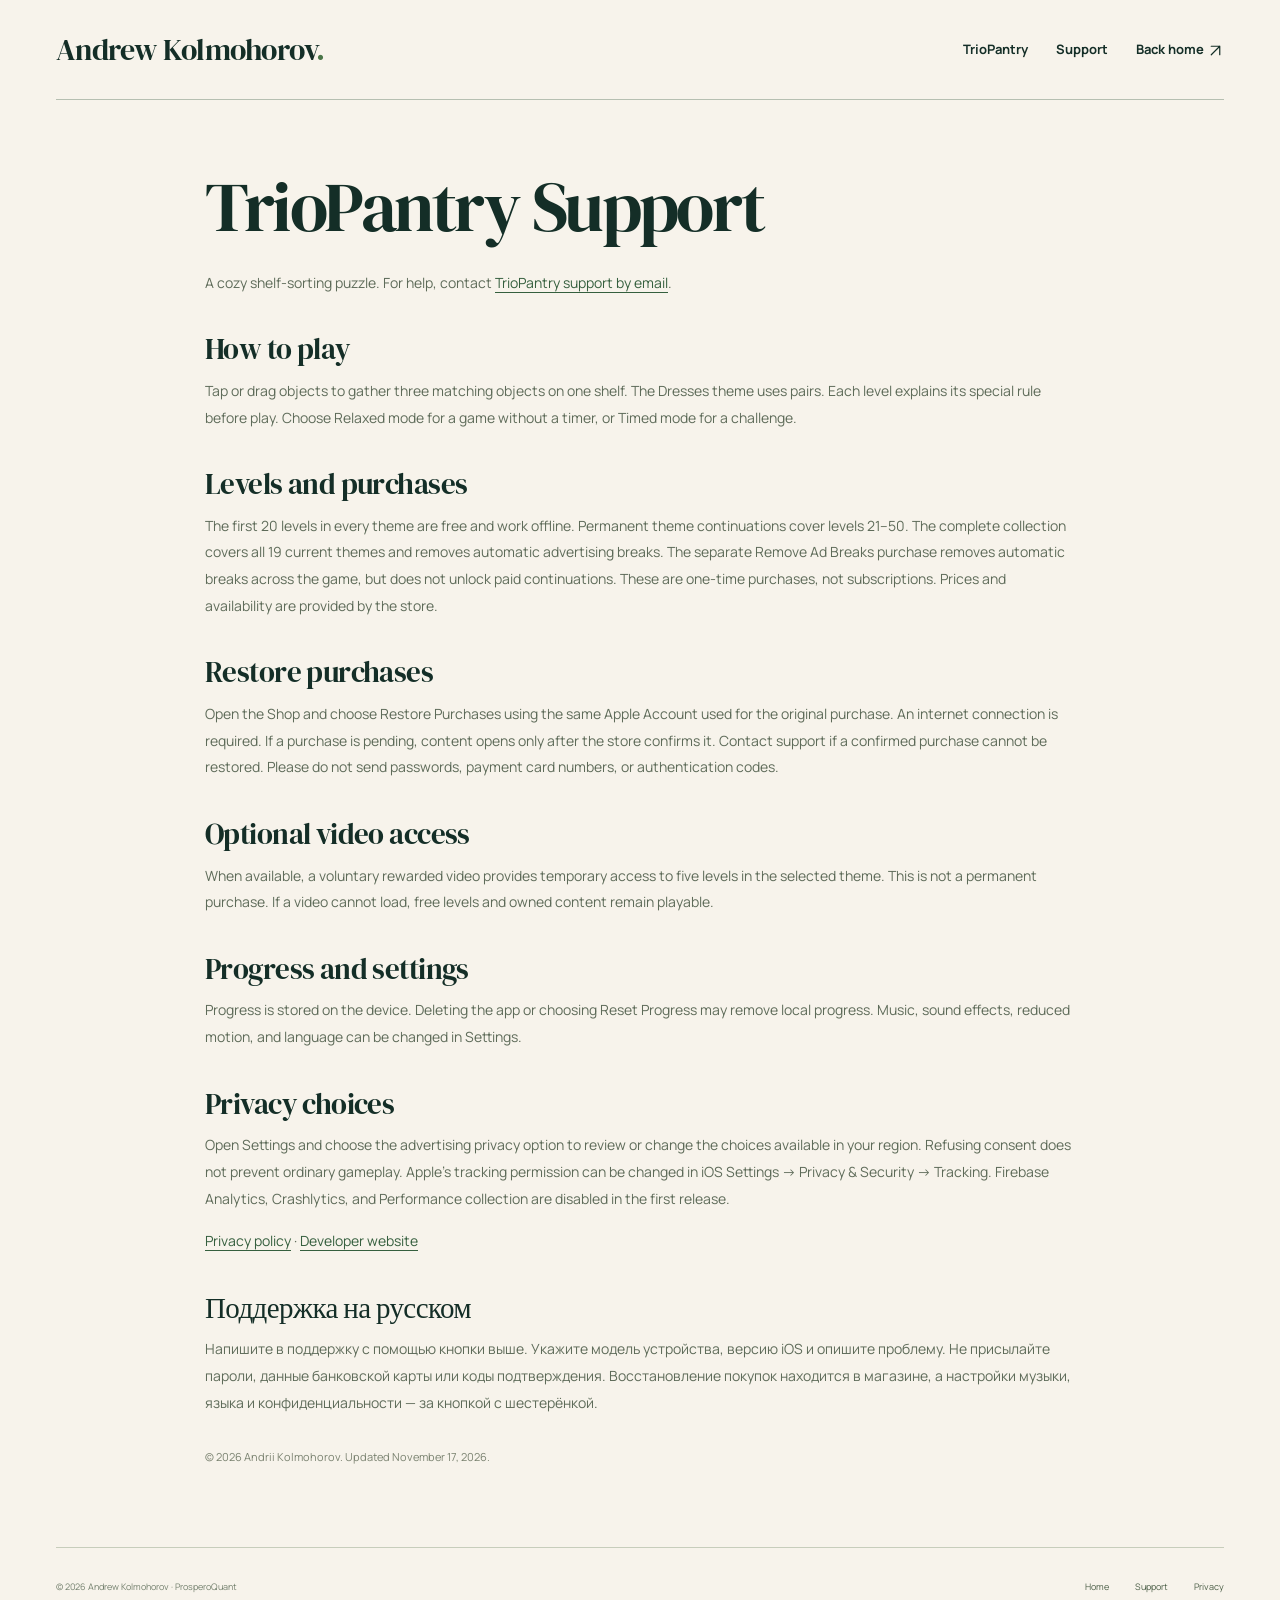
<file: triopantry-support.html>
<!doctype html>
<html lang="en"><head><meta charset="utf-8"><meta name="viewport" content="width=device-width,initial-scale=1"><title>TrioPantry — Support</title><meta name="description" content="Gameplay, purchases, restore help, and support for TrioPantry."><meta name="theme-color" content="#f7f3eb"><link rel="icon" href="favicon.ico?v=20261117-ak2" sizes="16x16 32x32 48x48"><link rel="icon" href="assets/monogram.svg?v=20261117-ak2" type="image/svg+xml" sizes="any"><link rel="apple-touch-icon" href="assets/apple-touch-icon.png?v=20261117-ak2" sizes="180x180"><link rel="stylesheet" href="assets/portfolio-fonts.css"><link rel="stylesheet" href="assets/portfolio.css?v=20261117-4"><script src="assets/contact.js" defer></script></head><body><a class="skip-link" href="#main">Skip to content</a><header class="site-header document-header wrap"><a class="wordmark" href="./">Andrew Kolmohorov<span class="wordmark-dot">.</span></a><nav class="primary-nav" aria-label="Main navigation"><a href="./#triopantry">TrioPantry</a><a href="support.html">Support</a><a href="./">Back home <span aria-hidden="true"><svg width="17" height="17" class="icon " viewBox="0 0 24 24" fill="none" stroke="currentColor" stroke-width="1.7" stroke-linecap="round" stroke-linejoin="round" aria-hidden="true" focusable="false"><path d="M6 18 18 6M6 6h12v12"/></svg></span></a></nav></header><main id="main" class="document-main">
<h1>TrioPantry Support</h1><p>A cozy shelf-sorting puzzle. For help, contact <button class="inline-contact contact-action" type="button" data-email-subject="TrioPantry Support">TrioPantry support by email</button>.</p>
<h2>How to play</h2><p>Tap or drag objects to gather three matching objects on one shelf. The Dresses theme uses pairs. Each level explains its special rule before play. Choose Relaxed mode for a game without a timer, or Timed mode for a challenge.</p>
<h2>Levels and purchases</h2><p>The first 20 levels in every theme are free and work offline. Permanent theme continuations cover levels 21–50. The complete collection covers all 19 current themes and removes automatic advertising breaks. The separate Remove Ad Breaks purchase removes automatic breaks across the game, but does not unlock paid continuations. These are one-time purchases, not subscriptions. Prices and availability are provided by the store.</p>
<h2>Restore purchases</h2><p>Open the Shop and choose Restore Purchases using the same Apple Account used for the original purchase. An internet connection is required. If a purchase is pending, content opens only after the store confirms it. Contact support if a confirmed purchase cannot be restored. Please do not send passwords, payment card numbers, or authentication codes.</p>
<h2>Optional video access</h2><p>When available, a voluntary rewarded video provides temporary access to five levels in the selected theme. This is not a permanent purchase. If a video cannot load, free levels and owned content remain playable.</p>
<h2>Progress and settings</h2><p>Progress is stored on the device. Deleting the app or choosing Reset Progress may remove local progress. Music, sound effects, reduced motion, and language can be changed in Settings.</p>
<h2>Privacy choices</h2><p>Open Settings and choose the advertising privacy option to review or change the choices available in your region. Refusing consent does not prevent ordinary gameplay. Apple's tracking permission can be changed in iOS Settings → Privacy &amp; Security → Tracking. Firebase Analytics, Crashlytics, and Performance collection are disabled in the first release.</p>
<p><a href="triopantry-privacy.html">Privacy policy</a> · <a href="./">Developer website</a></p>
<h2 lang="ru">Поддержка на русском</h2><p lang="ru">Напишите в поддержку с помощью кнопки выше. Укажите модель устройства, версию iOS и опишите проблему. Не присылайте пароли, данные банковской карты или коды подтверждения. Восстановление покупок находится в магазине, а настройки музыки, языка и конфиденциальности — за кнопкой с шестерёнкой.</p>
<small>© 2026 Andrii Kolmohorov. Updated November 17, 2026.</small><noscript><p class="contact-fallback">Other ways to get in touch: <a href="https://x.com/ProsperoQuant" target="_blank" rel="noopener noreferrer">X</a> · <a href="https://www.facebook.com/profile.php?id=100007319116269" target="_blank" rel="noopener noreferrer">Facebook</a>.</p></noscript></main><footer class="site-footer wrap"><span>© 2026 Andrew Kolmohorov · ProsperoQuant</span><div><a href="./">Home</a><a href="support.html">Support</a><a href="privacy.html">Privacy</a></div></footer></body></html>
</file>
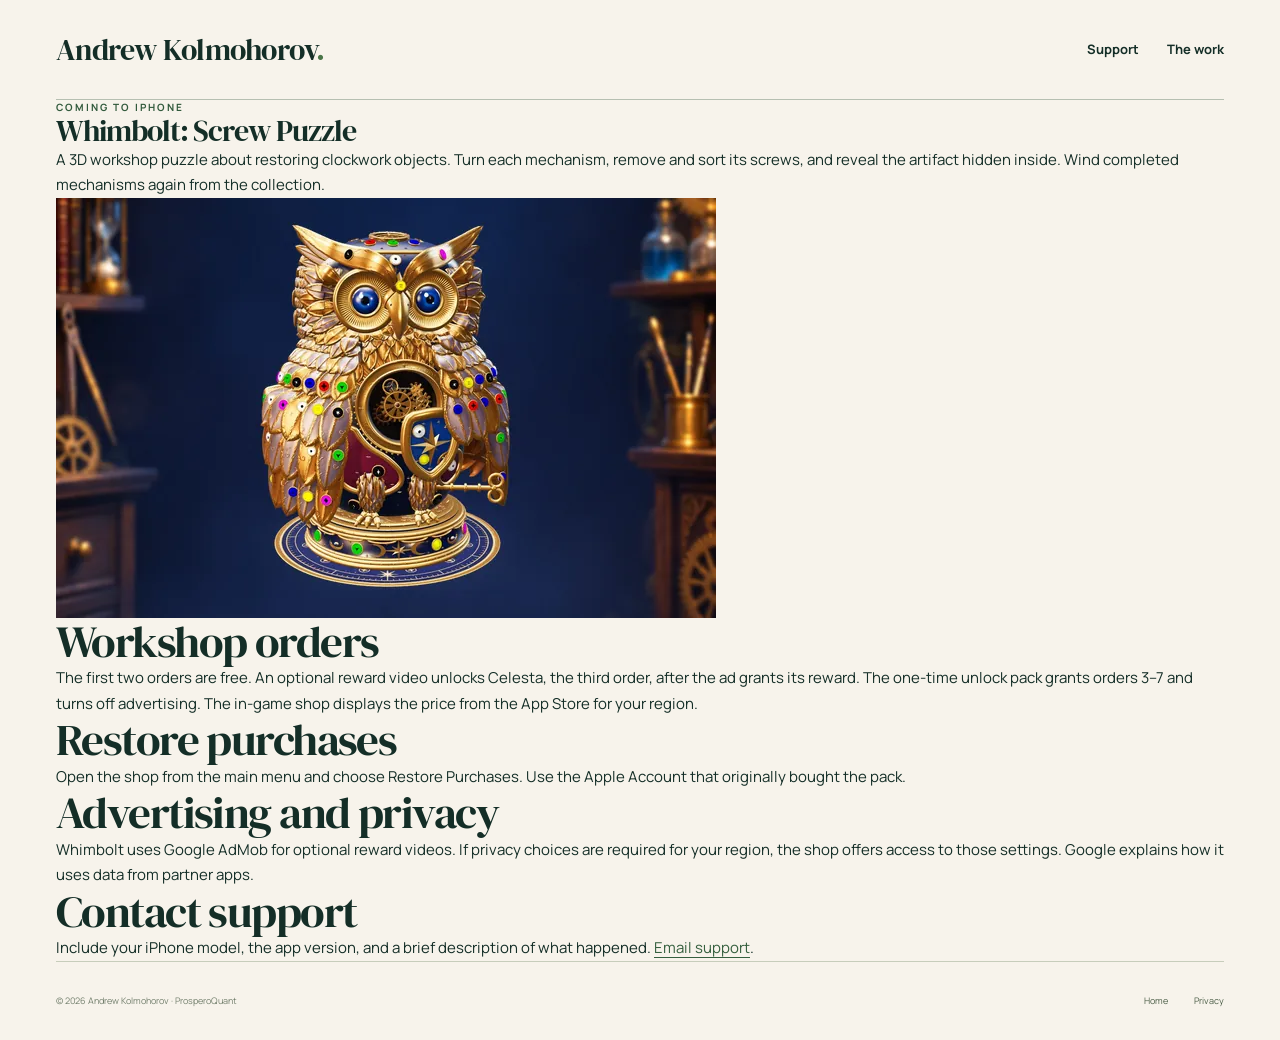
<file: whimbolt-support.html>
<!doctype html>
<html lang="en">
<head>
  <meta charset="utf-8">
  <meta name="viewport" content="width=device-width, initial-scale=1">
  <meta name="theme-color" content="#f7f3eb">
  <title>Whimbolt: Screw Puzzle — Game &amp; Support</title>
  <meta name="description" content="Explore Whimbolt, a 3D screw puzzle for iPhone. Find help with workshop orders, optional reward videos, and restoring purchases.">
  <link rel="canonical" href="https://prosperoquant.github.io/whimbolt-support.html">
  <link rel="icon" href="favicon.ico">
  <link rel="stylesheet" href="assets/portfolio-fonts.css">
  <link rel="stylesheet" href="assets/portfolio.css?v=20261117-4">
  <script src="assets/contact.js" defer></script>
</head>
<body>
  <a class="skip-link" href="#main">Skip to content</a>
  <header class="site-header document-header wrap">
    <a class="wordmark" href="./">Andrew Kolmohorov<span class="wordmark-dot">.</span></a>
    <nav class="primary-nav" aria-label="Main navigation"><a href="support.html">Support</a><a href="./#work">The work</a></nav>
  </header>
  <main class="document wrap" id="main">
    <p class="eyebrow">Coming to iPhone</p>
    <h1>Whimbolt: Screw Puzzle</h1>
    <p>A 3D workshop puzzle about restoring clockwork objects. Turn each mechanism, remove and sort its screws, and reveal the artifact hidden inside. Wind completed mechanisms again from the collection.</p>
    <img class="peekweave-card-art" src="assets/whimbolt-workshop.webp" width="660" height="420" alt="Whimbolt’s clockwork owl in its workshop">
    <h2>Workshop orders</h2>
    <p>The first two orders are free. An optional reward video unlocks Celesta, the third order, after the ad grants its reward. The one-time unlock pack grants orders 3–7 and turns off advertising. The in-game shop displays the price from the App Store for your region.</p>
    <h2>Restore purchases</h2>
    <p>Open the shop from the main menu and choose Restore Purchases. Use the Apple Account that originally bought the pack.</p>
    <h2>Advertising and privacy</h2>
    <p>Whimbolt uses Google AdMob for optional reward videos. If privacy choices are required for your region, the shop offers access to those settings. Google explains <a href="https://policies.google.com/technologies/partner-sites">how it uses data from partner apps</a>.</p>
    <h2>Contact support</h2>
    <p>Include your iPhone model, the app version, and a brief description of what happened. <button class="inline-contact contact-action" type="button" data-email-subject="Whimbolt Support">Email support</button>.</p>
  </main>
  <footer class="site-footer wrap"><span>© 2026 Andrew Kolmohorov · ProsperoQuant</span><div><a href="./">Home</a><a href="privacy.html">Privacy</a></div></footer>
</body>
</html>
</file>
<file: assets/portfolio-fonts.css>
@font-face {
  font-family: 'DM Serif Display';
  font-style: italic;
  font-weight: 400;
  font-display: swap;
  src: url(display-italic.woff2) format('woff2');
}
@font-face {
  font-family: 'DM Serif Display';
  font-style: normal;
  font-weight: 400;
  font-display: swap;
  src: url(display-normal.woff2) format('woff2');
}
@font-face {
  font-family: 'Manrope';
  font-style: normal;
  font-weight: 400;
  font-display: swap;
  src: url(manrope-400.woff2) format('woff2');
}
@font-face {
  font-family: 'Manrope';
  font-style: normal;
  font-weight: 500;
  font-display: swap;
  src: url(manrope-500.woff2) format('woff2');
}
@font-face {
  font-family: 'Manrope';
  font-style: normal;
  font-weight: 600;
  font-display: swap;
  src: url(manrope-600.woff2) format('woff2');
}
@font-face {
  font-family: 'Manrope';
  font-style: normal;
  font-weight: 700;
  font-display: swap;
  src: url(manrope-700.woff2) format('woff2');
}
</file>
<file: assets/portfolio.css>
:root{--paper:#f7f3eb;--ink:#142e27;--green:#315a3c;--muted:#606b60;--line:#d6d8cb;--serif:'DM Serif Display',Georgia,serif;--sans:'Manrope',Arial,sans-serif}
*{box-sizing:border-box}
html{scroll-behavior:smooth;scroll-padding-top:32px}
body{margin:0;background:var(--paper);color:var(--ink);font-family:var(--sans);font-size:15px;line-height:1.7;-webkit-font-smoothing:antialiased}
a{color:inherit;text-decoration:none}
button{font:inherit}
img{display:block;max-width:100%}
button,a{-webkit-tap-highlight-color:transparent}
.icon{display:inline-block;width:17px;height:17px;flex-shrink:0;vertical-align:middle}
.menu-toggle[aria-expanded="true"] .menu-vertical{opacity:0}
.menu-vertical{transition:opacity .15s}
.celestial-star .icon{width:1em;height:1em}
.scene-top .icon{width:20px;height:20px}
a:focus-visible,button:focus-visible,summary:focus-visible{outline:3px solid #9a6429;outline-offset:6px}
::selection{background:#cddbc0;color:var(--ink)}
h1,h2,h3,p,figure{margin:0}
h1,h2,h3{font-family:var(--serif);font-weight:400;line-height:1.06;letter-spacing:-.035em}
h2{font-size:clamp(36px,3.5vw,52px)}
h3{font-size:42px}
.wrap{width:min(1380px,calc(100% - 112px));margin-inline:auto}
.skip-link{position:fixed;z-index:20;top:-70px;left:20px;padding:10px 20px;background:var(--ink);color:var(--paper)}
.skip-link:focus{top:12px}
.site-header{min-height:100px;display:flex;align-items:center;justify-content:space-between;gap:32px;border-bottom:1px solid #b6bfb1}
.wordmark{font-family:var(--serif);font-size:30px;line-height:1.2;letter-spacing:-.025em;white-space:nowrap}
.wordmark-dot{color:#4a7548}
.primary-nav{display:flex;align-items:center;gap:34px;font-size:13px;font-weight:700}
.primary-nav>a{position:relative;padding:10px 0}
.primary-nav>a:not(.nav-contact)::after{content:'';position:absolute;bottom:4px;left:0;right:100%;height:1px;background:var(--green);transition:right .2s}
.primary-nav>a:hover::after{right:0}
.primary-nav .nav-contact{border:1px solid #acb8a4;border-radius:4px;padding:9px 18px;display:flex;gap:27px;align-items:center;transition:background .2s}
.nav-contact:hover{background:#e8ebdf}
.menu-toggle{display:none}
.eyebrow{text-transform:uppercase;font-size:10px;letter-spacing:.2em;font-weight:700;line-height:1.5;color:var(--green);display:flex;align-items:center;gap:9px}
.status-dot{display:inline-block;flex-shrink:0;width:6px;height:6px;border-radius:50%;background:#60834c}
.hero{display:grid;grid-template-columns:.94fr 1.16fr;align-items:center;gap:12px;min-height:605px;padding-block:44px 45px}
.hero-copy{position:relative;z-index:1;padding-bottom:5px}
.hero h1{font-size:clamp(59px,6.45vw,100px);letter-spacing:-.045em;margin-top:23px;line-height:1.01;white-space:nowrap}
.hero-description{font-size:16px;color:#536052;line-height:1.8;margin-top:26px}
.button{display:inline-flex;justify-content:center;align-items:center;gap:40px;min-height:49px;padding:12px 22px;border-radius:4px;font-size:12px;font-weight:700;line-height:1.5;transition:transform .2s,background .2s;cursor:pointer}
.button:hover{transform:translateY(-2px)}
.button>span{font-size:19px;font-weight:400;line-height:1}
.button-primary{background:var(--green);color:#fffdf5;margin-top:29px;box-shadow:0 4px 10px #183c2012}
.button-primary:hover{background:#24472e}
.hero-note{margin-top:25px;display:flex;align-items:center;gap:9px;color:#71786b;font-size:10px;letter-spacing:.025em}
.little-star{font-size:18px;line-height:1;color:#73895e}
.hero-art{min-width:0;position:relative;margin-right:-15px}
.hero-art img{width:100%;height:auto}
.hero-art figcaption{margin:12px 5% 0 12%;display:flex;align-items:center;gap:16px;font-size:9px;letter-spacing:.04em;color:#69725f}
.hero-art figcaption>a{color:var(--ink);white-space:nowrap;font-weight:600}
.figure-line{height:1px;background:#c8cbbd;flex:1}
.work-section{padding-block:30px 90px}
.section-heading{display:flex;justify-content:space-between;align-items:flex-end;gap:24px;margin-bottom:31px}
.section-heading h2{margin-top:12px}
.section-index{text-transform:uppercase;font-size:9px;letter-spacing:.12em;color:#737a6d;padding-bottom:7px;white-space:nowrap}
.section-index>span{margin-inline:7px;color:#a3aa96}
.project{border:1px solid #d0d4c3;border-radius:12px;overflow:hidden;scroll-margin-top:35px;background:#faf8f1;transition:border-color .2s,box-shadow .2s}
.project:hover{border-color:#9eae8a;box-shadow:0 8px 32px #24382008}
.pantry-scene,.divination-scene{position:relative;overflow:hidden}
.pantry-scene{background:#dce4ce;padding:17px 48px 24px}
.scene-top{display:flex;align-items:center;justify-content:space-between;color:#466245;max-width:400px;margin:auto}
.scene-title{font-family:var(--serif);font-size:21px;letter-spacing:.01em}
.scene-top>span:last-child{font-size:21px}
.pantry-shelves{width:min(360px,100%);margin:0 auto;filter:drop-shadow(0 16px 12px #51623a22)}
.shelf{height:105px;display:flex;align-items:flex-end;justify-content:space-evenly;position:relative;padding:8px 4px 10px;margin-top:3px}
.shelf::after{position:absolute;bottom:0;left:-12px;right:-12px;content:'';height:9px;border-radius:2px;background:linear-gradient(#e0b17b,#b47d48 50%,#c89863 60%,#9f744b);box-shadow:0 7px 10px #5c59331a}
.shelf img{width:76px;height:87px;object-fit:contain;filter:drop-shadow(1px 4px 3px #6f754332);transition:transform .35s}
.shelf img:nth-child(2){transform:rotate(5deg);width:68px}
.shelf:last-child img:nth-child(1){transform:rotate(-6deg);height:82px}
.pantry-project:hover .shelf:first-child img:first-child{transform:translateY(-5px) rotate(-6deg)}
.scene-caption{position:absolute;bottom:14px;left:0;right:0;text-align:center;color:#40583a;font-size:11px;letter-spacing:.035em}
.divination-scene{background:#e4e1e8;isolation:isolate}
.divination-scene::before{content:'';position:absolute;width:275px;height:275px;border:1px solid #c7bfce;left:50%;top:42%;transform:translate(-50%,-50%);border-radius:50%;z-index:-1}
.divination-scene::after{content:'';position:absolute;width:305px;height:305px;border:1px solid #d0cad5;left:50%;top:42%;transform:translate(-50%,-50%);border-radius:50%;z-index:-1}
.card-fan{position:relative;height:100%;width:100%;max-width:420px;margin-inline:auto}
.oracle-card{position:absolute;top:37px;left:calc(50% - 63px);width:126px;height:195px;object-fit:cover;border-radius:8px;box-shadow:0 10px 20px #30233829;transition:transform .45s cubic-bezier(.2,.8,.2,1)}
.card-left{transform:translate(-74px,15px) rotate(-18deg)}
.card-right{transform:translate(74px,15px) rotate(18deg)}
.card-center{transform:translateY(5px) rotate(-3deg);z-index:2}
.divination-project:hover .card-left{transform:translate(-84px,12px) rotate(-22deg)}
.divination-project:hover .card-right{transform:translate(84px,12px) rotate(22deg)}
.divination-project:hover .card-center{transform:translateY(-3px) rotate(0deg)}
.divination-scene .scene-caption{color:#5d4b66}
.celestial-star{position:absolute;color:#7c6b88;z-index:3}
.star-one{left:12%;top:18%;font-size:31px}
.star-two{right:11%;bottom:25%;font-size:15px}
.project-copy{padding:25px 28px 26px}
.project-meta{display:flex;flex-wrap:wrap;align-items:center;justify-content:space-between;gap:8px 12px;text-transform:uppercase;font-size:9px;letter-spacing:.1em;line-height:1.7;color:#4d5d47;margin-bottom:14px}
.project-status{font-size:10px;font-weight:600;border:1px solid #b8c5a8;background:#eaf0df;padding:3px 10px;border-radius:30px;letter-spacing:.035em;color:#35542b}
.available-status{display:flex;align-items:center;gap:6px;font-size:10px;font-weight:600;color:#315a35;letter-spacing:.03em}
.available-status .status-dot{width:4px;height:4px}
.project-tagline{font-family:var(--serif);font-size:22px;color:#50614a;line-height:1.3;letter-spacing:-.01em;margin-top:9px}
.divination-project .project-tagline{color:#7a637f}
.project-description{max-width:460px;font-size:12px;line-height:1.9;color:#687061;margin-top:14px;min-height:69px}
.project-bottom{display:flex;justify-content:space-between;align-items:center;gap:15px;margin-top:24px;padding-top:19px;border-top:1px solid #dfe2d4}
.platform-label{font-size:11px;color:#4b5c45}
.text-link{font-size:11px;font-weight:700;white-space:nowrap;display:inline-flex;align-items:center;gap:12px}
.text-link>span{font-size:15px}
.text-link:hover{text-decoration:underline;text-underline-offset:5px}
.quant-grid{position:absolute;inset:0;z-index:-1;opacity:.12;background-image:linear-gradient(#74938e 1px,transparent 1px),linear-gradient(90deg,#74938e 1px,transparent 1px);background-size:70px 70px;mask-image:linear-gradient(90deg,transparent 15%,#000)}
.quant-chart{position:absolute;right:0;bottom:0;width:71%;height:100%;z-index:-1;opacity:.85;mask-image:linear-gradient(90deg,transparent,#000 40%)}
.contact-section{padding-block:81px 75px;display:grid;grid-template-columns:1.08fr 1fr;gap:60px}
.contact-section h2{font-size:clamp(33px,3.15vw,46px);margin-top:16px;line-height:1.15}
.contact-section h2 em{font-weight:400;color:#668259}
.contact-copy{padding-top:3px}
.contact-copy>p{font-size:12px;line-height:2;max-width:455px;color:#687061}
.contact-email{display:flex;justify-content:space-between;align-items:center;width:100%;font-family:var(--serif);font-size:27px;max-width:455px;background:transparent;color:inherit;border:0;border-bottom:1px solid #bac3ac;padding:20px 0 10px;letter-spacing:-.015em;text-align:left;cursor:pointer}
.contact-email>span{font-family:var(--sans);font-size:23px}
.contact-email:hover{color:#517242}
.inline-contact{display:inline;padding:0;border:0;background:transparent;color:#355f3e;font:inherit;text-align:left;text-decoration:underline;text-underline-offset:4px;cursor:pointer}
.inline-contact:hover{color:#183c20}
.contact-fallback{width:min(870px,calc(100% - 40px));margin:25px auto;font-size:13px}
.social-links{display:flex;gap:25px;margin-top:25px;font-size:10px;font-weight:600}
.social-links a>span{color:#7b8970;margin-left:6px}
.social-links a:hover{text-decoration:underline;text-underline-offset:5px}
.site-footer{border-top:1px solid #c7cdbb;display:flex;justify-content:space-between;align-items:center;gap:30px;min-height:79px;font-size:9px;color:#74806e}
.site-footer>div{display:flex;align-items:center;gap:26px;color:#4b5e47}
.site-footer a:hover{text-decoration:underline;text-underline-offset:4px}
.footer-dot{margin-inline:6px}
/* Shared support and privacy pages. */
.document-main{max-width:870px;margin:0 auto;padding:70px 0 80px}
.document-main>.eyebrow{margin-bottom:19px}
.document-main h1{font-size:clamp(44px,5.5vw,72px);margin-bottom:25px}
.document-main h2{font-size:29px;letter-spacing:-.02em;margin-top:38px;margin-bottom:13px}
.document-main p,.document-main li{font-size:14px;line-height:1.9;color:#5e6b59}
.document-main p+p{margin-top:16px}
.document-main a:not(.button){text-decoration:underline;text-underline-offset:4px;color:#355f3e;overflow-wrap:anywhere}
.document-main ul{padding-left:20px}
.document-main small{display:block;font-size:11px;color:#7a8270;margin-top:32px}
.document-main .document-lead{font-size:18px;max-width:690px}
.document-main .document-links{margin-top:26px;padding:24px 0;border-block:1px solid var(--line)}
.document-links .text-link{font-size:13px;display:flex;justify-content:space-between;padding:12px 0}
.document-main .document-note{margin-top:32px;padding:20px 25px;border-left:2px solid #9cab83;background:#edefe3}
.document-note p{font-size:13px}
.document-footer{border-top:1px solid var(--line);margin-top:40px;padding-top:20px}
.document-header .primary-nav{gap:28px}
@media(min-width:1550px){
  .hero{min-height:650px}.hero-art{margin-right:-30px}.hero h1{font-size:105px}
}
@media(max-width:1150px){
  .wrap{width:calc(100% - 72px)}.site-header{min-height:88px}.wordmark{font-size:26px}.primary-nav{gap:24px}
  .hero{min-height:535px;gap:0}.hero h1{font-size:clamp(59px,6.6vw,85px)}.hero-description{font-size:14px}.hero-art{margin-right:-10px}.hero-art figcaption{font-size:8px;gap:9px;margin-left:7%}
  .pantry-scene{padding-inline:32px}.shelf{height:96px}.shelf img{height:80px;width:68px}.shelf:last-child img:nth-child(1){height:76px}
  .project-copy{padding:23px}.project-bottom{flex-wrap:wrap}.project-description{min-height:90px}.contact-section{gap:45px}.contact-email{font-size:24px}
}
@media(max-width:850px){
  .wrap{width:calc(100% - 48px)}.wordmark{font-size:24px}.primary-nav{gap:18px;font-size:11px}.primary-nav .nav-contact{padding:8px 12px;gap:13px}
  .hero{min-height:465px;padding-block:35px}.hero h1{font-size:clamp(48px,6.7vw,61px)}.hero-description{font-size:12px;margin-top:20px}.hero .eyebrow{font-size:8px;letter-spacing:.17em}.hero .button{margin-top:23px;min-height:45px;font-size:11px;gap:25px}.hero-note{font-size:8px;margin-top:21px}.hero-art figcaption>span:first-child{display:none}.hero-art figcaption{margin:8px 8% 0}
  .work-section{padding-bottom:60px}.section-heading{margin-bottom:25px}.section-heading h2{font-size:36px}.section-index{font-size:8px}
  .pantry-scene{padding-inline:25px;padding-top:13px}.scene-title{font-size:18px}.shelf{height:82px}.shelf img{height:67px;width:59px}.shelf img:nth-child(2){width:57px}.shelf:last-child img:nth-child(1){height:64px}
  .oracle-card{width:106px;height:164px;left:calc(50% - 53px);top:30px}.card-left{transform:translate(-57px,13px) rotate(-18deg)}.card-right{transform:translate(57px,13px) rotate(18deg)}.divination-project:hover .card-left{transform:translate(-61px,12px) rotate(-20deg)}.divination-project:hover .card-right{transform:translate(61px,12px) rotate(20deg)}
  .divination-scene::before{width:215px;height:215px}.divination-scene::after{width:240px;height:240px}.star-one{left:8%;top:14%;font-size:24px}.star-two{right:8%}.scene-caption{bottom:12px;font-size:10px}
  .project-copy{padding:21px}.project-meta{font-size:9px;letter-spacing:.06em;gap:7px}.project-status,.available-status{font-size:10px}.project h3{font-size:35px}.project-tagline{font-size:20px;min-height:52px}.project-description{font-size:11px;min-height:106px}.project-bottom{margin-top:19px;gap:10px;align-items:flex-start;flex-direction:column}.platform-label{font-size:11px}.text-link{font-size:11px}
  .contact-section{padding-block:60px;gap:35px}.contact-section h2{font-size:32px}.contact-copy>p{font-size:11px}.contact-email{font-size:20px}
  .document-main{max-width:calc(100% - 80px);padding-top:50px}.site-footer{font-size:8px;gap:20px}.site-footer>div{gap:18px}
}
@media(max-width:650px){
  .wrap{width:calc(100% - 40px)}.site-header{min-height:79px;gap:15px;position:relative;flex-wrap:wrap;padding-block:21px}.wordmark{font-size:25px}
  .js .menu-toggle{display:flex;align-items:center;gap:11px;padding:5px 0 5px 10px;border:0;background:transparent;color:var(--ink);font-size:11px;cursor:pointer}.menu-toggle span{font-size:20px;line-height:1}
  .primary-nav{width:100%;justify-content:space-between;gap:12px;font-size:11px;border-top:1px solid var(--line);padding-top:10px}.js .primary-nav{display:none}.js .primary-nav.is-open{display:flex}.primary-nav .nav-contact{border:0;padding:8px 0;gap:6px}
  .hero{display:flex;flex-direction:column;align-items:stretch;gap:18px;padding-top:40px;padding-bottom:26px;min-height:0}.hero-copy{padding-bottom:0}.hero .eyebrow{font-size:9px;letter-spacing:.19em}
  .hero h1{font-size:clamp(52px,12.9vw,82px);margin-top:20px;letter-spacing:-.045em;line-height:1.01;white-space:normal}.hero-description{font-size:13px;line-height:1.8;margin-top:23px}.hero .button{margin-top:24px;font-size:11px;padding-inline:21px;gap:42px;min-height:47px}.hero-note{font-size:9px;margin-top:20px;gap:8px}
  .hero-art{margin:3px -10px 0}.hero-art figcaption{margin:7px 18px 0;font-size:8px}.hero-art figcaption>span:first-child{display:inline}.hero-art img{width:100%}
  .work-section{padding-top:28px;padding-bottom:45px}.section-heading{align-items:flex-start;flex-direction:column;gap:12px;margin-bottom:24px}.section-heading .eyebrow{font-size:8px;letter-spacing:.15em}.section-heading h2{font-size:36px;margin-top:10px}.section-index{font-size:7px;padding:0;letter-spacing:.1em}.project{border-radius:10px}
  .pantry-scene{padding:17px 38px 24px}.scene-title{font-size:21px}.shelf{height:96px}.shelf img{height:81px;width:71px}.shelf img:nth-child(2){width:68px}.shelf:last-child img:nth-child(1){height:77px}.pantry-shelves{max-width:325px}.scene-caption{font-size:11px;bottom:14px}
  .oracle-card{width:123px;height:188px;left:calc(50% - 61.5px);top:34px}.card-left{transform:translate(-67px,13px) rotate(-18deg)}.card-right{transform:translate(67px,13px) rotate(18deg)}.divination-project:hover .card-left{transform:translate(-73px,12px) rotate(-20deg)}.divination-project:hover .card-right{transform:translate(73px,12px) rotate(20deg)}.divination-scene::before{width:250px;height:250px}.divination-scene::after{width:278px;height:278px}.star-one{left:10%}.star-two{right:10%}
  .project-copy{padding:23px}.project-meta{font-size:9px;letter-spacing:.06em;margin-bottom:16px}.project-status,.available-status{font-size:10px}.project h3{font-size:39px}.project-tagline{font-size:22px;min-height:0;margin-top:9px}.project-description{font-size:12px;min-height:0;line-height:1.9;margin-top:14px}.project-bottom{flex-direction:row;align-items:center;justify-content:space-between;flex-wrap:wrap;gap:12px;margin-top:23px;padding-top:18px}.platform-label{font-size:11px}.text-link{font-size:11px;gap:8px}
  .contact-section{display:block;padding-block:45px 42px}.contact-section .eyebrow{font-size:8px}.contact-section h2{font-size:37px;line-height:1.13;margin-top:15px}.contact-copy{padding-top:23px}.contact-copy>p{font-size:12px;line-height:1.9}.contact-email{font-size:25px;padding-top:23px}.email-caption{font-size:10px}.social-links{font-size:10px;gap:29px;margin-top:24px}
  .site-footer{align-items:flex-start;flex-direction:column;gap:16px;padding-block:24px 27px;font-size:8px;min-height:0}.site-footer>div{gap:25px;font-size:9px}
  .document-main{max-width:calc(100% - 40px);padding-block:40px 45px}.document-main h1{font-size:45px}.document-main h2{font-size:28px}.document-main .document-lead{font-size:16px}.document-main p,.document-main li{font-size:13px}.document-main .document-note{padding:15px 18px}.document-header .primary-nav{gap:15px}
}
@media(prefers-reduced-motion:reduce){html{scroll-behavior:auto}*,*::before,*::after{transition:none!important;animation:none!important}}

.work-feed {
  display: grid;
  grid-auto-flow: column;
  grid-auto-columns: clamp(316px, 40%, 455px);
  align-items: stretch;
  gap: clamp(14px, 2vw, 24px);
  overflow-x: auto;
  overscroll-behavior-inline: contain;
  scroll-snap-type: x mandatory;
  padding: 2px 0 14px;
  scrollbar-width: thin;
  scrollbar-color: #8a9c79 #e8e9de;
}

.work-feed:focus-visible, .project-arrow:focus-visible {
  outline: 2px solid #385d47;
  outline-offset: 3px;
}

.work-feed > .project {
  display: flex;
  flex-direction: column;
  min-inline-size: 0;
  container-type: inline-size;
  scroll-snap-align: start;
}

.work-feed .project-cover {
  box-sizing: border-box;
  display: block;
  width: 100%;
  height: auto;
  aspect-ratio: 16 / 10;
  flex: none;
}

.work-feed .project-copy {
  display: flex;
  flex: 1;
  flex-direction: column;
  padding: clamp(14px, 5.5cqw, 27px);
}

.work-feed .project-tagline { min-height: 0; }
.work-feed .project-description { min-height: 0; margin-bottom: 19px; }
.work-feed .project-bottom { margin-top: auto; }

.project-navigation {
  display: flex;
  flex-shrink: 0;
  gap: 9px;
}

.project-navigation[hidden] { display: none; }

.project-arrow {
  display: grid;
  width: 46px;
  height: 46px;
  place-items: center;
  border: 1px solid #929e89;
  border-radius: 50%;
  background: #faf8f1;
  color: #213c31;
  cursor: pointer;
}

.project-arrow:hover:not([aria-disabled="true"]) { background: #e5ebd9; border-color: #547159; }
.project-arrow[aria-disabled="true"] { opacity: .5; cursor: default; }

.work-feed .pantry-scene { padding: 3.5cqw 9cqw 5.5cqw; }
.work-feed .scene-title { font-size: clamp(14px, 4.3cqw, 22px); }
.work-feed .pantry-shelves { max-width: 78%; }
.work-feed .shelf { height: 18.6cqw; padding: 0 0 1.7cqw; margin-top: 1.4cqw; }
.work-feed .shelf::after { height: clamp(5px, 1.55cqw, 8px); }
.work-feed .shelf img, .work-feed .shelf img:nth-child(2) { width: 17cqw; height: 16.5cqw; }
.work-feed .shelf:last-child img:nth-child(1) { height: 15.4cqw; }
.work-feed .scene-caption { bottom: 3.3cqw; font-size: clamp(8px, 2.45cqw, 11px); }
.work-feed .divination-scene::before { width: 56cqw; height: 56cqw; }
.work-feed .divination-scene::after { width: 63cqw; height: 63cqw; }
.work-feed .oracle-card { top: 8cqw; left: calc(50% - 12cqw); width: 24cqw; height: 36cqw; }
.work-feed .card-left { transform: translate(-13cqw, 2cqw) rotate(-18deg); }
.work-feed .card-right { transform: translate(13cqw, 2cqw) rotate(18deg); }
.work-feed .divination-project:hover .card-left { transform: translate(-14.6cqw, 2cqw) rotate(-20deg); }
.work-feed .divination-project:hover .card-right { transform: translate(14.6cqw, 2cqw) rotate(20deg); }

.quant-cover { background: #132a35; position: relative; isolation: isolate; overflow: hidden; }
.quant-cover .quant-chart { width: 100%; height: 90%; }
.quant-cover .quant-grid { background-size: 44px 44px; }
.quant-legend {
  position: absolute;
  left: 8%;
  bottom: 12%;
  display: flex;
  flex-direction: column;
  gap: 6px;
  color: #e8f2df;
  font-family: var(--serif);
  font-size: 8cqw;
}

.quant-legend small {
  color: #c3d8cf;
  font-family: var(--sans);
  font-size: clamp(8px, 2.3cqw, 11px);
}

@media (max-width: 650px) {
  #work .section-heading { flex-direction: row; align-items: flex-end; gap: 10px; }
  #work .section-heading h2 { font-size: clamp(28px, 6.7vw, 36px); }
  .work-feed { grid-auto-columns: 86%; }
  .work-feed .project-bottom { gap: 7px; }
  .project-navigation { gap: 6px; }
  .project-arrow { width: 42px; height: 42px; }
}
</file>
<file: assets/peekweave.css>
.peekweave-card-art {
  display: block;
  width: 100%;
  object-fit: cover;
  object-position: 50% 48%;
  background: #252032;
}
.peekweave-project .project-tagline { color: #6e4a70; }
.peekweave-cover {
  display: block;
  width: 100%;
  height: auto;
  border-radius: 12px;
  margin: 24px 0 32px;
}
</file>
